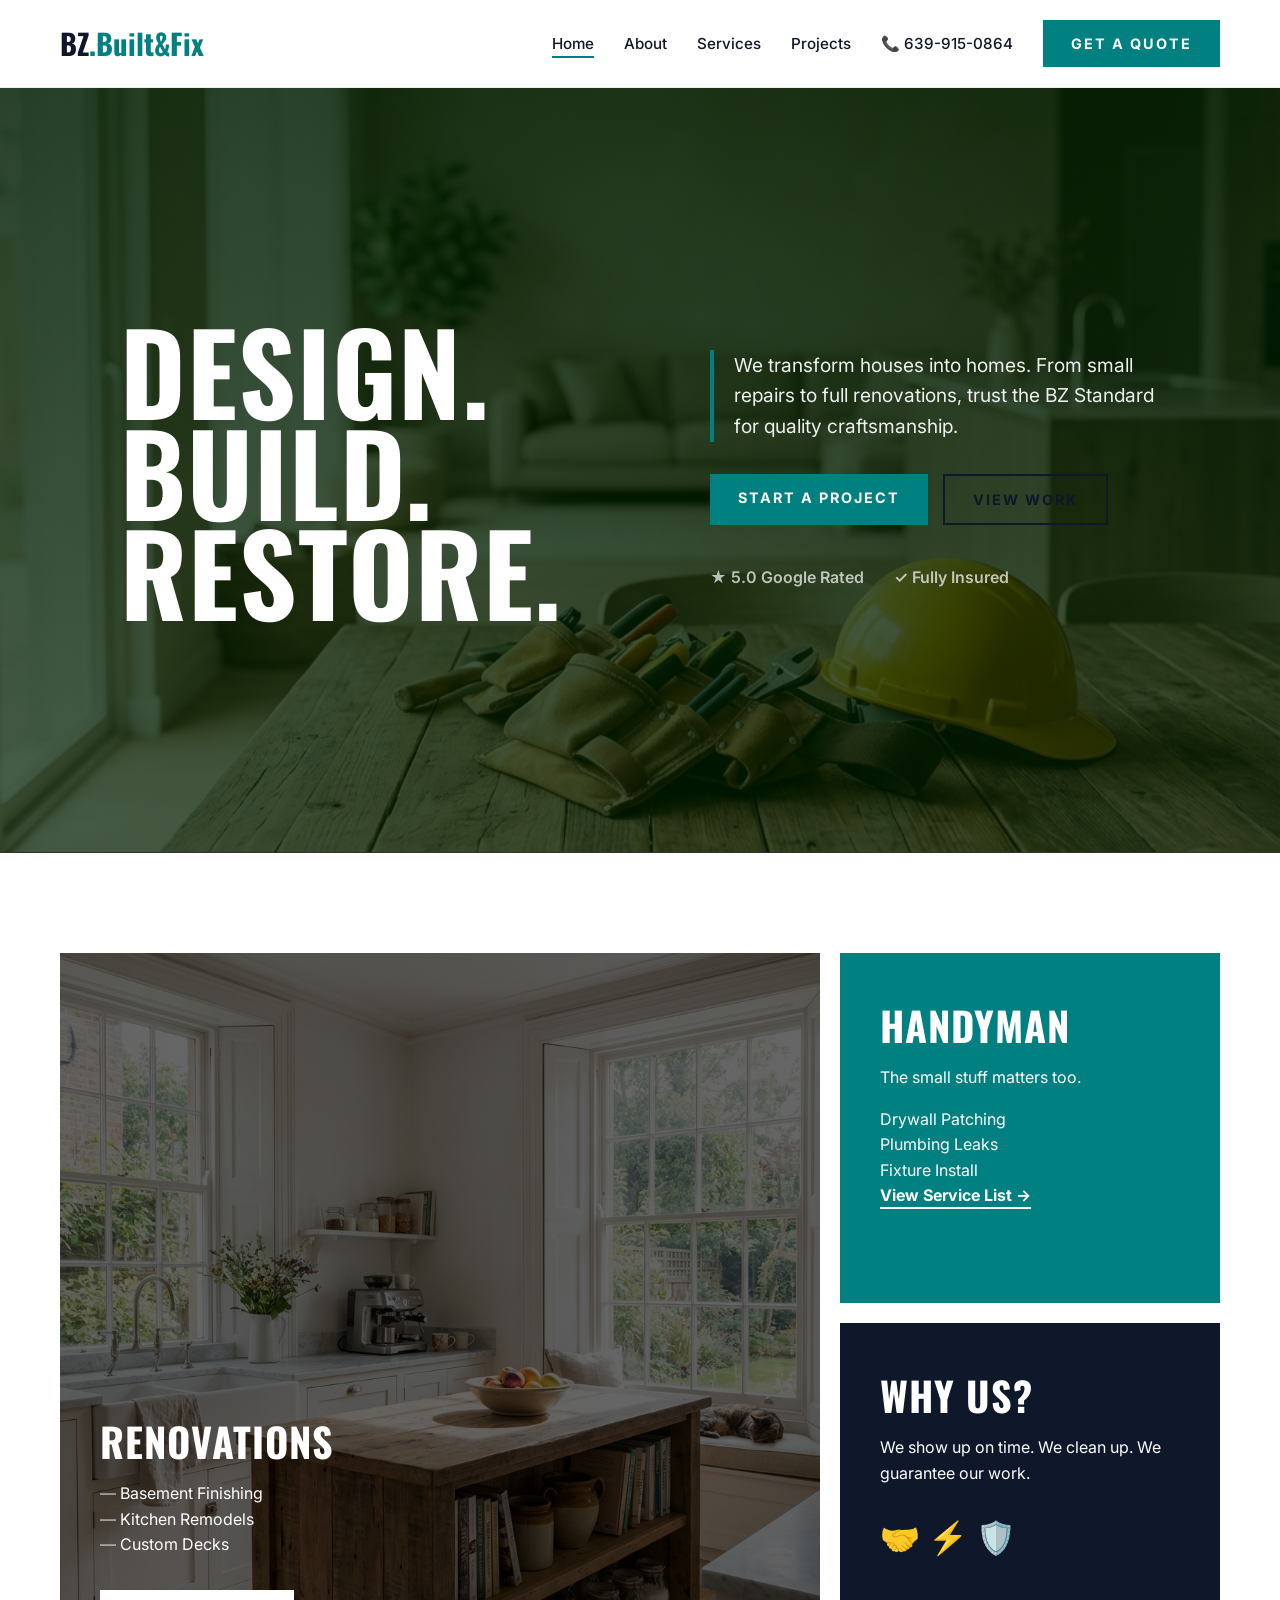
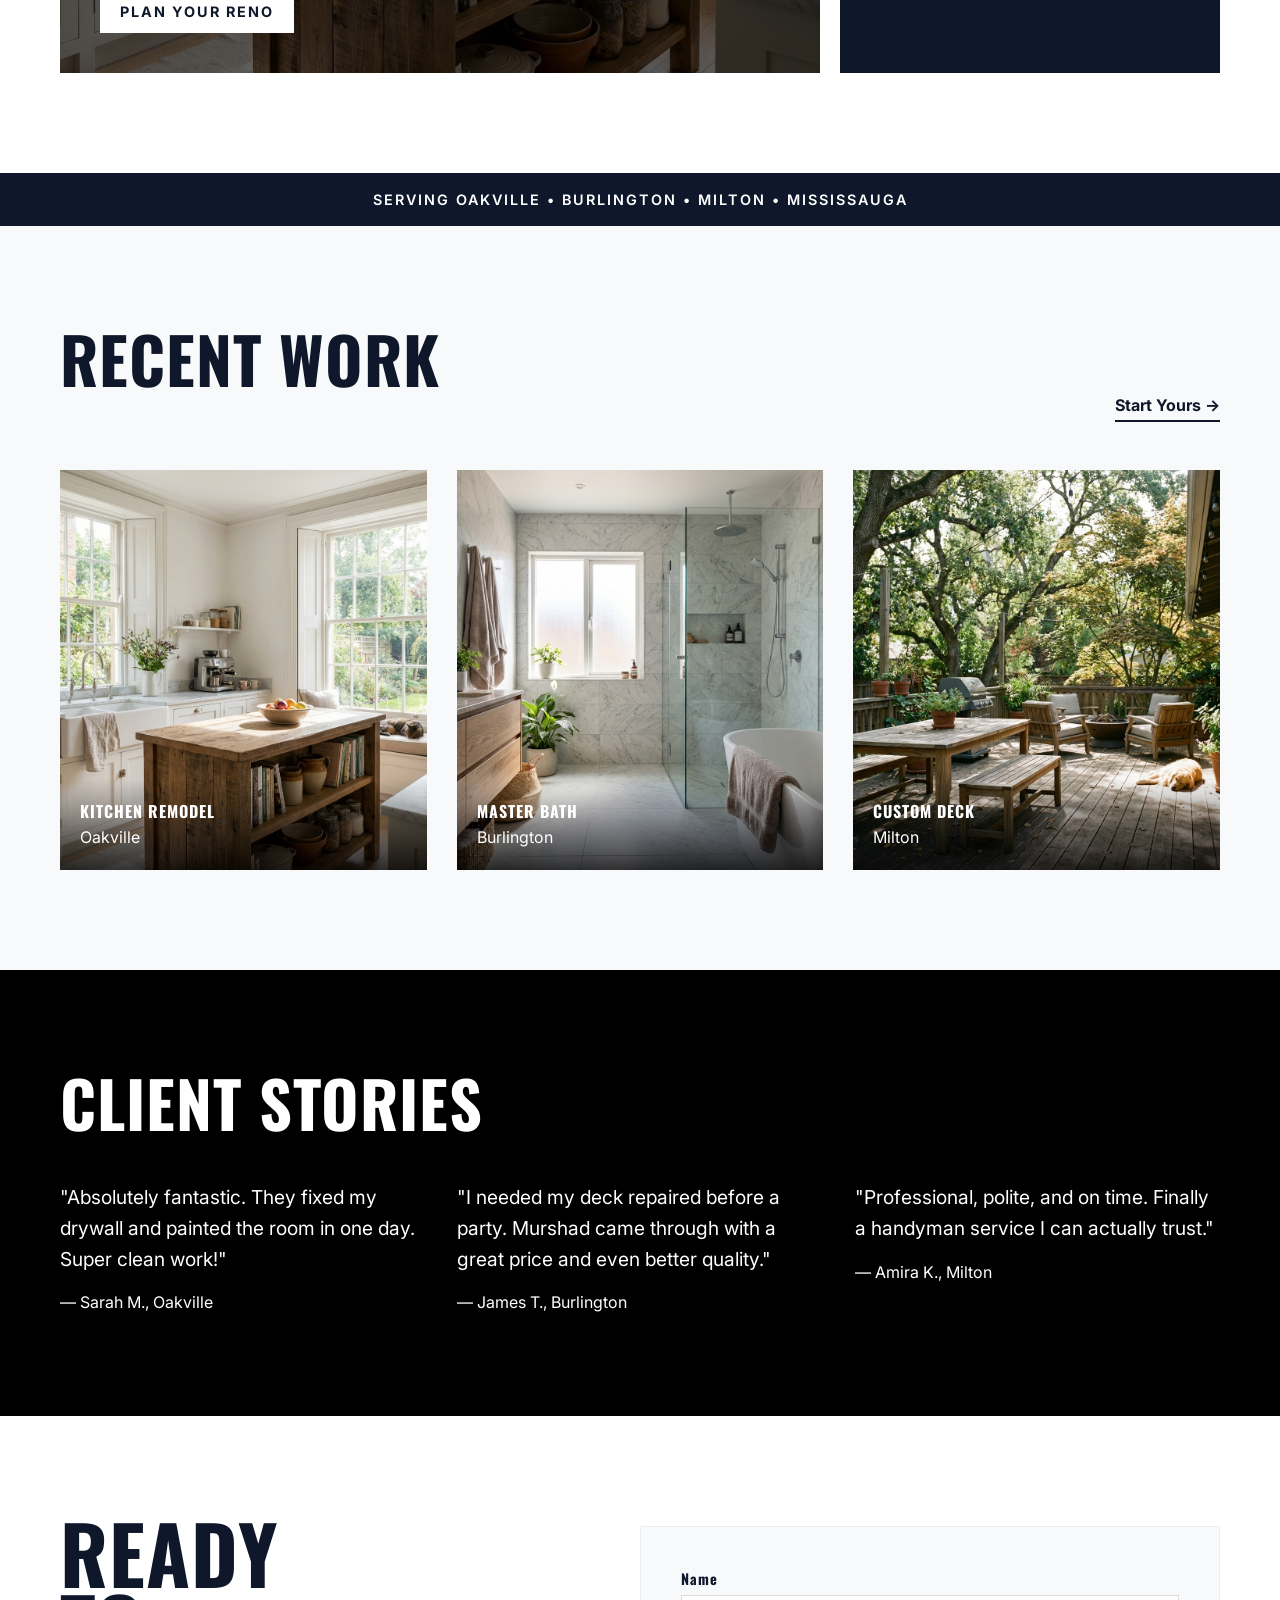
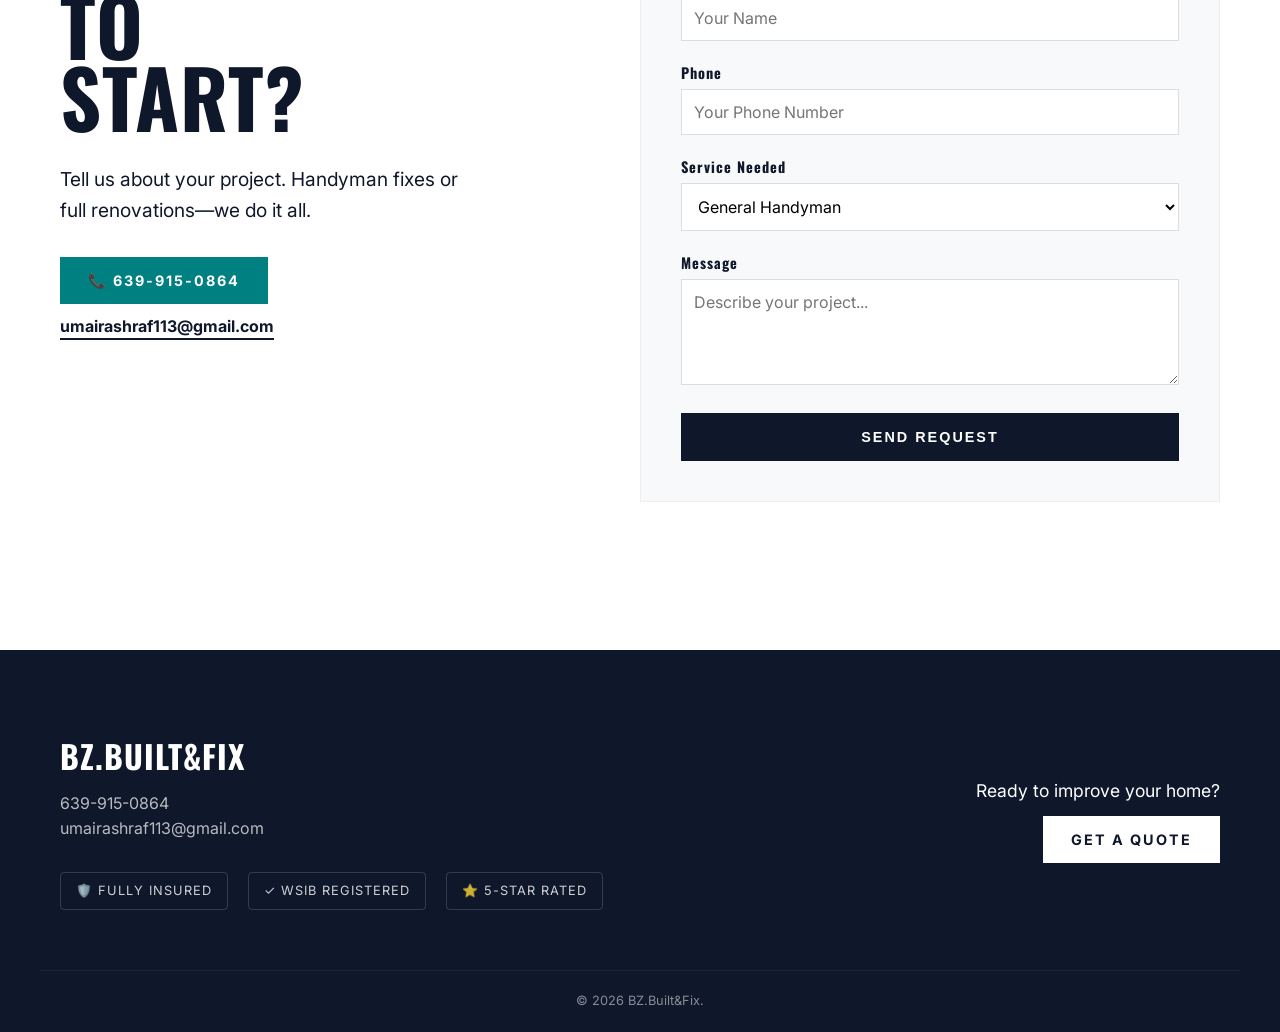
<file: index.html>
<!DOCTYPE html>
<html lang="en">

<head>
    <meta charset="UTF-8">
    <meta name="viewport" content="width=device-width, initial-scale=1.0">
    <title>BZ.Built&Fix | Expert Handyman & Renovations (Oakville)</title>
    <meta name="description"
        content="Trust your home to 10 years of experience. From quick handyman repairs to full basement & kitchen renovations in Oakville, Burlington & Milton. Fully Insured.">
    <meta name="keywords"
        content="Handyman Oakville, Renovations Burlington, Basement Finishing, Deck Repair, BZ Built and Fix">

    <!-- Open Graph (Social Sharing) -->
    <meta property="og:title" content="BZ.Built&Fix | Expert Handyman & Renovations">
    <meta property="og:description"
        content="Quality Craftsmanship & Integrity. 8 Years Experience. Serving Oakville & GTA.">
    <meta property="og:image" content="https://bzbuilt.com/images/hero-bg.png">
    <meta property="og:type" content="website">

    <link rel="stylesheet" href="style.css">
    <!-- Fonts -->
    <link rel="preconnect" href="https://fonts.googleapis.com">
    <link rel="preconnect" href="https://fonts.gstatic.com" crossorigin>
    <link href="https://fonts.googleapis.com/css2?family=Inter:wght@400;500;700&family=Oswald:wght@500;700&display=swap"
        rel="stylesheet">
</head>

<body>
    <!-- Header -->
    <header class="header">
        <div class="container header-container">
            <a href="index.html" class="logo">
                <span class="logo-text">BZ<span class="logo-highlight">.Built&Fix</span></span>
            </a>
            <nav class="nav">
                <!-- Mobile Call Button -->
                <a href="tel:6399150864" class="mobile-call-btn" aria-label="Call Us">📞</a>

                <button class="mobile-toggle" aria-label="Toggle Menu">
                    <span class="bar"></span>
                    <span class="bar"></span>
                    <span class="bar"></span>
                </button>
                <ul class="nav-list">
                    <li><a href="index.html" class="nav-link active">Home</a></li>
                    <li><a href="about.html" class="nav-link">About</a></li>
                    <li><a href="#services" class="nav-link">Services</a></li>
                    <li><a href="#projects" class="nav-link">Projects</a></li>
                    <li><a href="tel:6399150864" class="nav-link" style="color: var(--color-gold);">📞 639-915-0864</a>
                    </li>
                    <li><a href="#contact" class="btn btn-primary">Get a Quote</a></li>
                </ul>
            </nav>
        </div>
    </header>

    <!-- Layout C: Split Editorial Hero -->
    <section class="hero-editorial">
        <div class="container hero-editorial-container">
            <h1 class="hero-headline">DESIGN.<br>BUILD.<br>RESTORE.</h1>
            <div class="hero-intro">
                <p class="intro-paragraph">We transform houses into homes. From small repairs to full renovations, trust
                    the BZ Standard for quality craftsmanship.</p>
                <div class="hero-actions">
                    <a href="#contact" class="btn btn-primary">START A PROJECT</a>
                    <a href="#projects" class="btn btn-outline">VIEW WORK</a>
                </div>

                <div class="hero-badges">
                    <div class="badge-item">
                        <span class="badge-icon">★</span>
                        <span>5.0 Google Rated</span>
                    </div>
                    <div class="badge-item">
                        <span class="badge-icon">✓</span>
                        <span>Fully Insured</span>
                    </div>
                </div>
            </div>
        </div>
    </section>

    <!-- Layout C: Masonry Services -->
    <section id="services" class="section-padding">
        <div class="container">
            <div class="masonry-grid">
                <!-- Large Item: Construction -->
                <div class="masonry-item item-large"
                    style="background-image: linear-gradient(rgba(0,0,0,0.6), rgba(0,0,0,0.6)), url('images/kitchen.png');">
                    <div class="masonry-content">
                        <h2 class="masonry-title">RENOVATIONS</h2>
                        <ul class="masonry-list">
                            <li>Basement Finishing</li>
                            <li>Kitchen Remodels</li>
                            <li>Custom Decks</li>
                        </ul>
                        <a href="#contact" class="btn btn-primary-small">Plan Your Reno</a>
                    </div>
                </div>

                <!-- Small Item: Handyman -->
                <div class="masonry-item item-small bg-primary">
                    <div class="masonry-content centered">
                        <h2 class="masonry-title">HANDYMAN</h2>
                        <p style="margin-bottom: 1rem;">The small stuff matters too.</p>
                        <ul class="masonry-list-simple">
                            <li>Drywall Patching</li>
                            <li>Plumbing Leaks</li>
                            <li>Fixture Install</li>
                        </ul>
                        <a href="services.html" class="link-arrow">View Service List &rarr;</a>
                    </div>
                </div>

                <!-- Medium Item: Why Us -->
                <div class="masonry-item item-medium bg-dark">
                    <div class="masonry-content centered">
                        <h2 class="masonry-title" style="color: white;">WHY US?</h2>
                        <p>We show up on time. We clean up. We guarantee our work.</p>
                        <br>
                        <div style="font-size: 2rem;">🤝 ⚡ 🛡️</div>
                    </div>
                </div>
            </div>
        </div>
    </section>

    <!-- Minimalist Trust Strip (Static) -->
    <section class="trust-strip-simple">
        <div class="container">
            <p>SERVING OAKVILLE • BURLINGTON • MILTON • MISSISSAUGA</p>
        </div>
    </section>

    <!-- Recent Projects (Horizontal Scroll) -->
    <section id="projects" class="section-padding" style="background: #f8f9fa;">
        <div class="container">
            <div class="header-split">
                <h2 class="section-header-bold">RECENT WORK</h2>
                <a href="#contact" class="link-arrow text-dark">Start Yours &rarr;</a>
            </div>

            <div class="project-row">
                <!-- Project 1 -->
                <div class="project-tile">
                    <img src="images/kitchen.png" alt="Kitchen Remodel" class="project-img">
                    <div class="project-overlay">
                        <h4>Kitchen Remodel</h4>
                        <p>Oakville</p>
                    </div>
                </div>
                <!-- Project 2 -->
                <div class="project-tile">
                    <img src="images/bath.png" alt="Master Bath" class="project-img">
                    <div class="project-overlay">
                        <h4>Master Bath</h4>
                        <p>Burlington</p>
                    </div>
                </div>
                <!-- Project 3 -->
                <div class="project-tile">
                    <img src="images/deck.png" alt="Custom Deck" class="project-img">
                    <div class="project-overlay">
                        <h4>Custom Deck</h4>
                        <p>Milton</p>
                    </div>
                </div>
            </div>
        </div>
    </section>

    <!-- Bold Testimonials -->
    <section class="section-padding bg-black text-white">
        <div class="container centered-narrow">
            <h2 class="section-header-bold text-white">CLIENT STORIES</h2>
            <div class="testimonial-grid"
                style="display: grid; grid-template-columns: repeat(auto-fit, minmax(300px, 1fr)); gap: 2rem; margin-top: 3rem; text-align: left;">

                <!-- Testimonial 1 -->
                <div class="testimonial-single">
                    <p class="big-quote" style="font-size: 1.2rem; margin: 0 0 1rem 0;">"Absolutely fantastic. They
                        fixed my drywall and painted the room in one day. Super clean work!"</p>
                    <p class="cite">— Sarah M., Oakville</p>
                </div>

                <!-- Testimonial 2 -->
                <div class="testimonial-single">
                    <p class="big-quote" style="font-size: 1.2rem; margin: 0 0 1rem 0;">"I needed my deck repaired
                        before a party. Murshad came through with a great price and even better quality."</p>
                    <p class="cite">— James T., Burlington</p>
                </div>

                <!-- Testimonial 3 -->
                <div class="testimonial-single">
                    <p class="big-quote" style="font-size: 1.2rem; margin: 0 0 1rem 0;">"Professional, polite, and on
                        time. Finally a handyman service I can actually trust."</p>
                    <p class="cite">— Amira K., Milton</p>
                </div>

            </div>
        </div>
    </section>

    <!-- Contact Section -->
    <section id="contact" class="section-padding bg-white">
        <div class="container header-split" style="align-items: flex-start;">
            <div style="flex: 1;">
                <h2 class="section-header-bold" style="font-size: 5rem; line-height: 0.9; margin-bottom: 2rem;">
                    READY<br>TO<br>START?</h2>
                <p style="font-size: 1.2rem; max-width: 400px; margin-bottom: 2rem;">
                    Tell us about your project. Handyman fixes or full renovations—we do it all.
                </p>
                <div class="contact-details">
                    <a href="tel:6399150864" class="btn btn-primary" style="margin-bottom: 10px;">📞 639-915-0864</a>
                    <br>
                    <a href="mailto:umairashraf113@gmail.com" class="link-arrow text-dark">umairashraf113@gmail.com</a>
                </div>
            </div>

            <div style="flex: 1; margin-top: 10px;">
                <!-- Form (Simulation Mode) -->
                <form id="contactForm" class="contact-form">
                    <div class="form-group">
                        <label>Name</label>
                        <input type="text" name="name" class="form-control" placeholder="Your Name" required>
                    </div>
                    <div class="form-group">
                        <label>Phone</label>
                        <input type="tel" name="phone" class="form-control" placeholder="Your Phone Number" required>
                    </div>
                    <div class="form-group">
                        <label>Service Needed</label>
                        <select name="service" class="form-control">
                            <option>General Handyman</option>
                            <option>Renovation / Construction</option>
                            <option>Plumbing / Electrical</option>
                            <option>Other</option>
                        </select>
                    </div>
                    <div class="form-group">
                        <label>Message</label>
                        <textarea name="message" class="form-control" rows="4"
                            placeholder="Describe your project..."></textarea>
                    </div>
                    <button type="submit" class="btn btn-dark" style="width: 100%;">SEND REQUEST</button>
                </form>
            </div>
        </div>
    </section>

    <!-- Mobile Sticky WhatsApp Button -->
    <a href="https://wa.me/16399150864" class="mobile-sticky-cta" target="_blank">
        💬 Chat on WhatsApp
    </a>

    <footer class="footer-simple">
        <div class="container footer-flex">
            <div class="footer-brand">
                <h3>BZ.Built&Fix</h3>
                <p>639-915-0864</p>
                <p>umairashraf113@gmail.com</p>

                <div class="trust-badges">
                    <span class="trust-badge">🛡️ Fully Insured</span>
                    <span class="trust-badge">✓ WSIB Registered</span>
                    <span class="trust-badge">⭐ 5-Star Rated</span>
                </div>
            </div>
            <div class="footer-cta">
                <p>Ready to improve your home?</p>
                <a href="#contact" class="btn btn-white">GET A QUOTE</a>
            </div>
        </div>
        <div class="container copyright">
            &copy; 2026 BZ.Built&Fix.
        </div>
    </footer>

    <script src="script.js"></script>
</body>

</html>
</file>
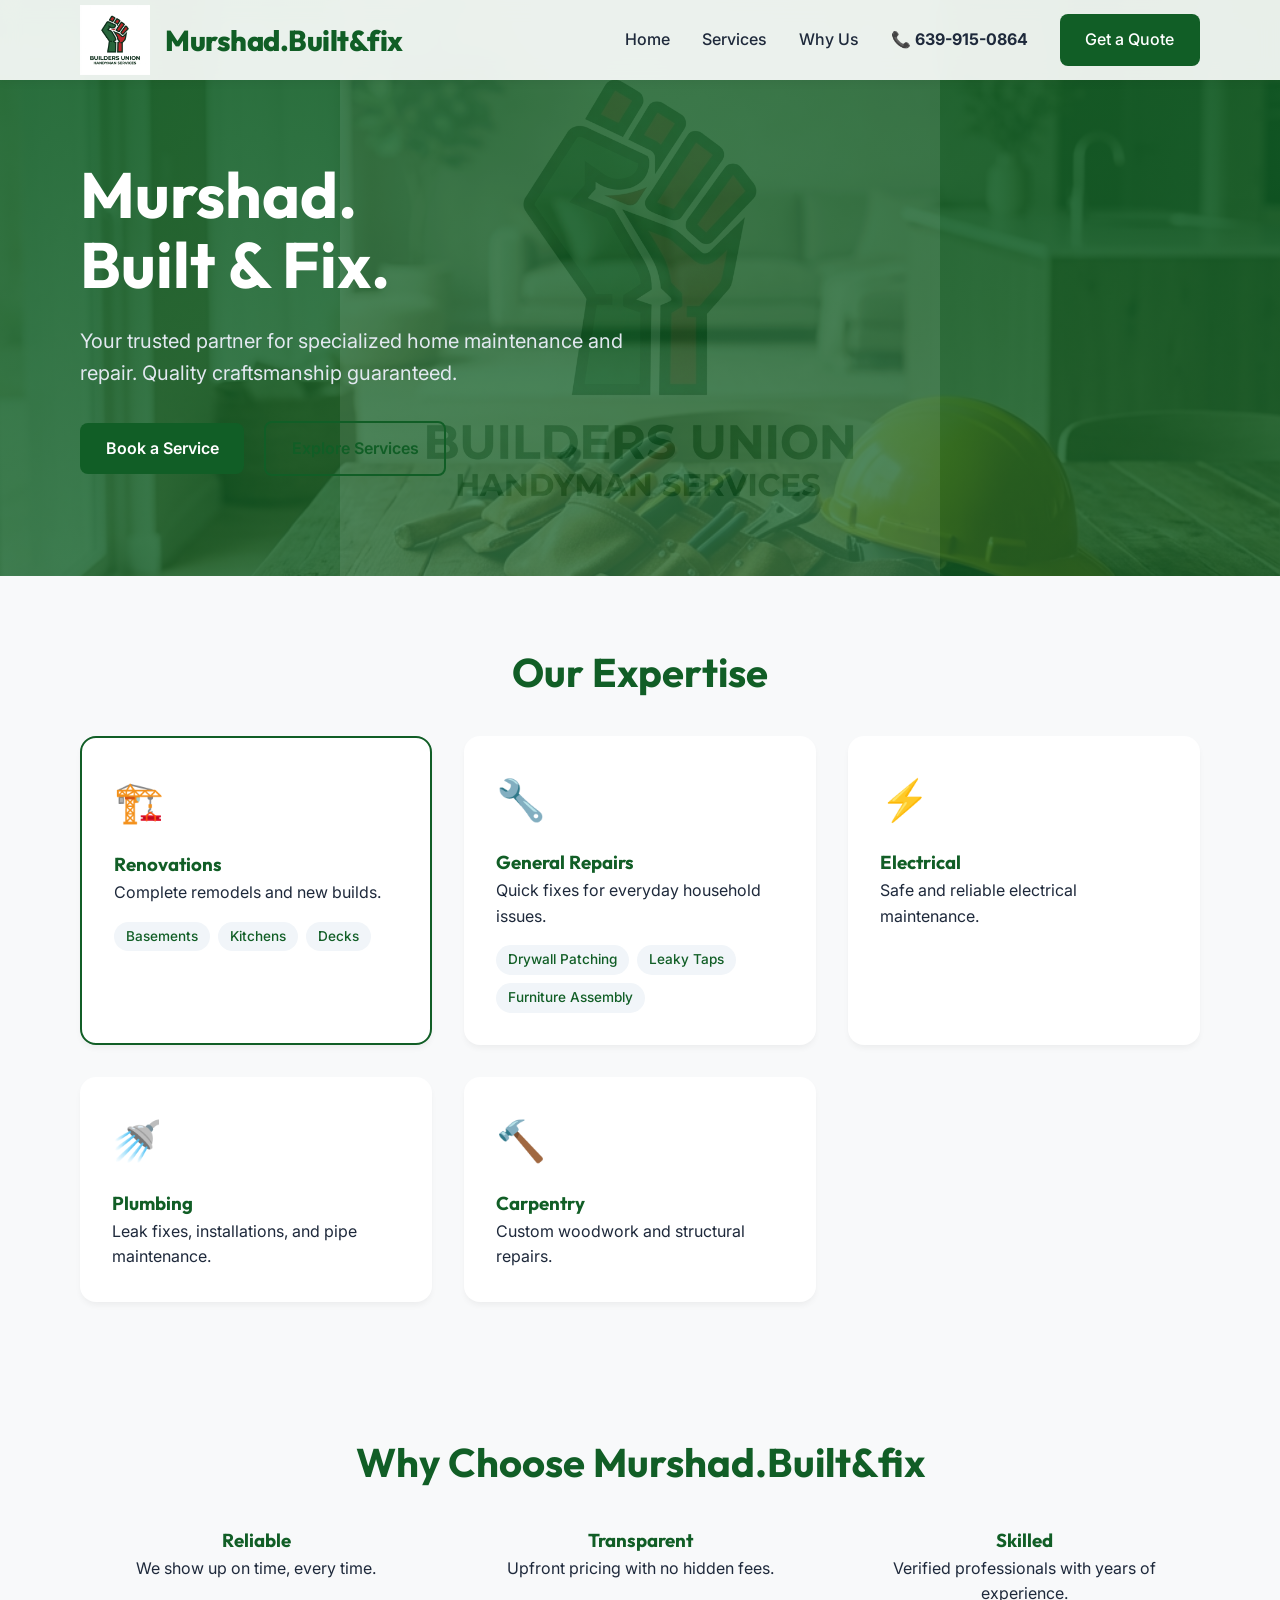
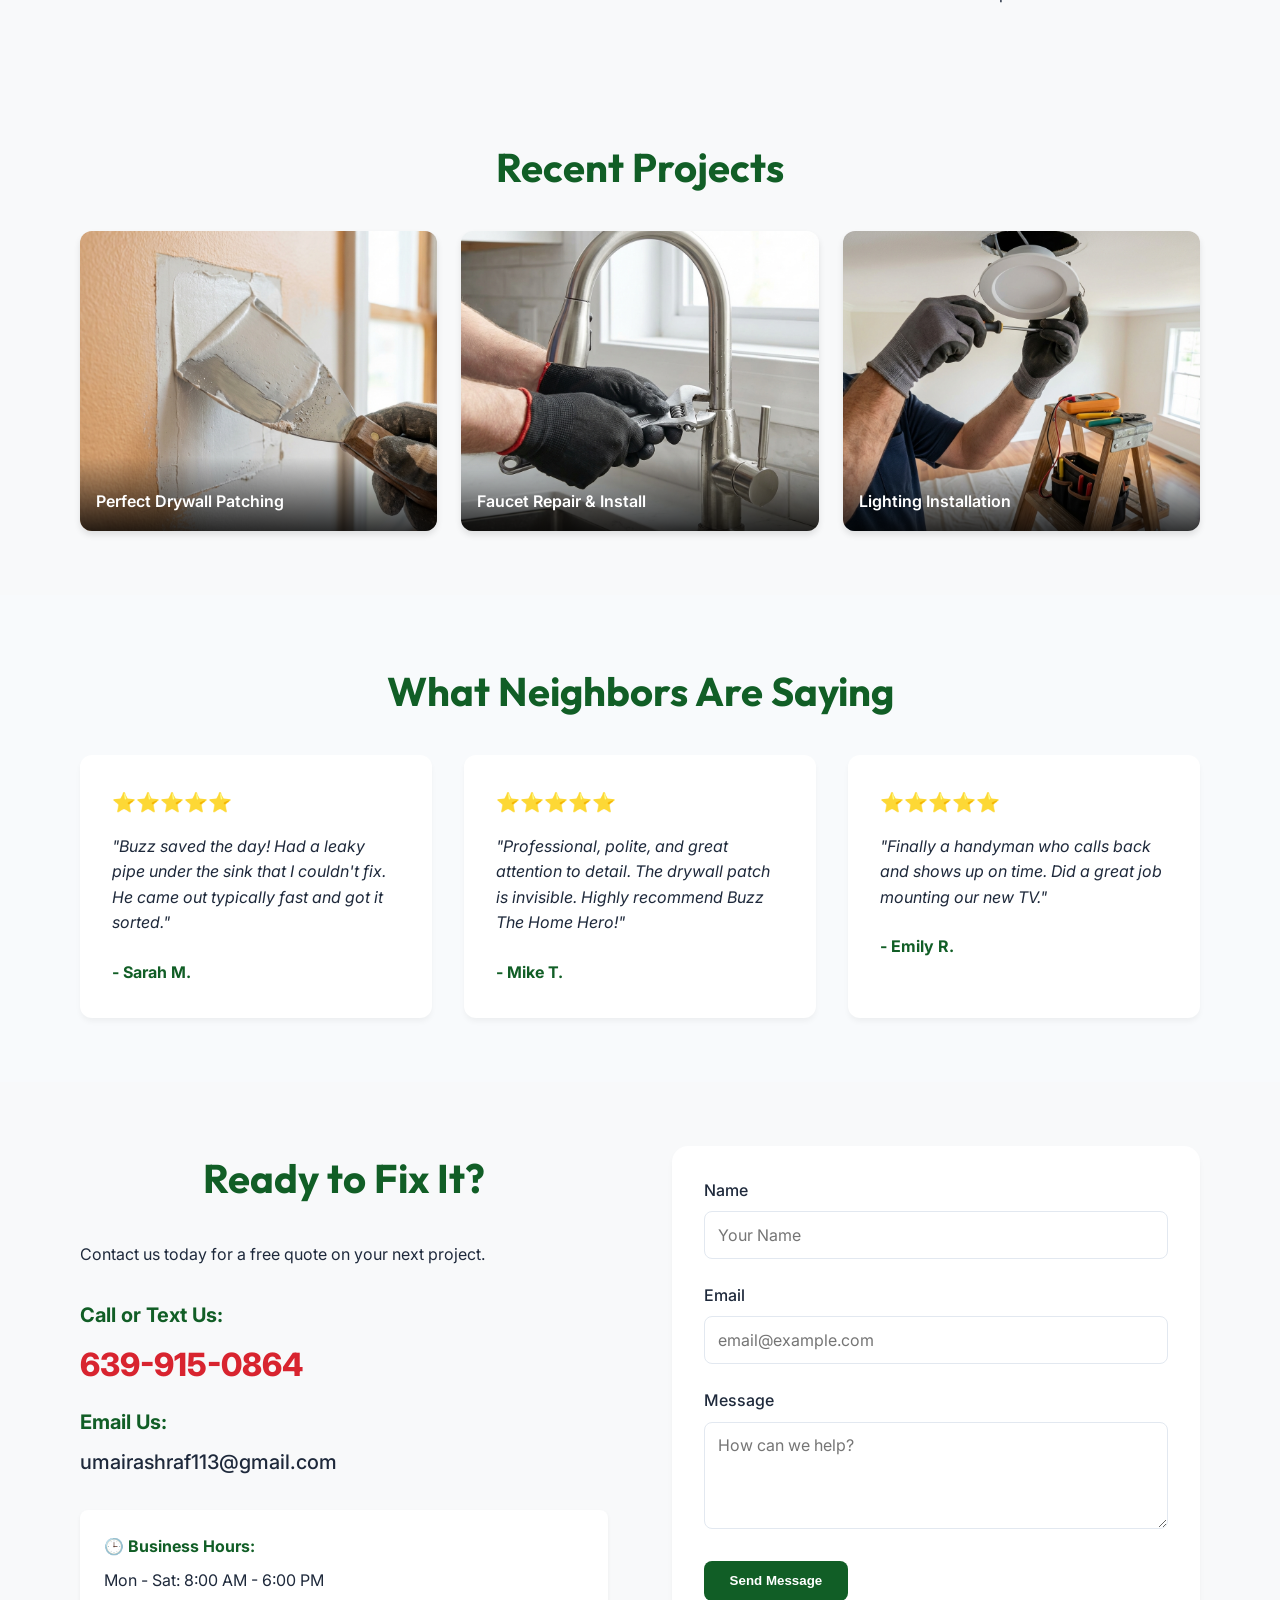
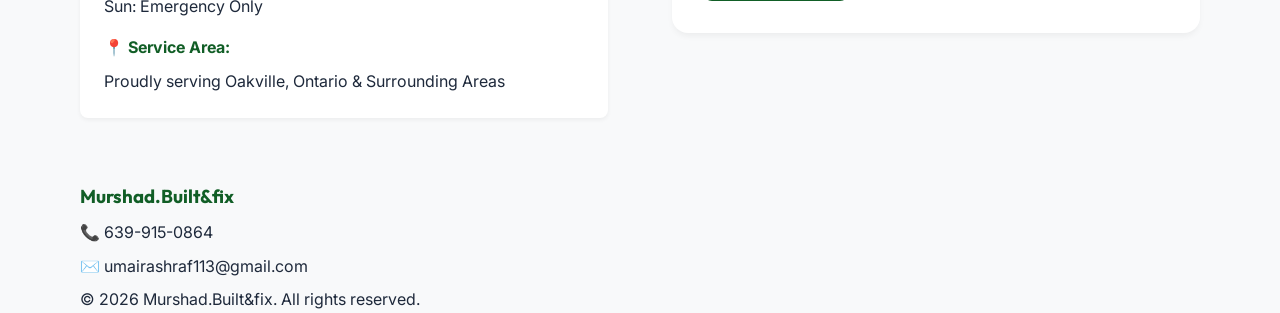
<file: pub/index.html>
<!DOCTYPE html>
<html lang="en">

<head>
    <meta charset="UTF-8">
    <meta name="viewport" content="width=device-width, initial-scale=1.0">
    <meta name="description" content="Murshad.Built&fix - Premium Construction, Renovations & Home Repairs">
    <title>Murshad.Built&fix | Construction & Home Services</title>
    <link rel="stylesheet" href="style.css">
    <link rel="preconnect" href="https://fonts.googleapis.com">
    <link rel="preconnect" href="https://fonts.gstatic.com" crossorigin>
    <link
        href="https://fonts.googleapis.com/css2?family=Inter:wght@400;500;600;700&family=Outfit:wght@500;700&display=swap"
        rel="stylesheet">
</head>

<body>
    <!-- Navigation -->
    <header class="header" id="header">
        <div class="container header-container">
            <a href="index.html" class="logo" style="display: flex; align-items: center; gap: 15px;">
                <img src="images/logo.png" alt="Murshad Logo" style="height: 70px; width: auto;">
                <span style="font-size: 1.8rem;">Murshad.Built&fix</span>
            </a>
            <nav class="nav">
                <ul class="nav-list">
                    <li><a href="index.html" class="nav-link">Home</a></li>
                    <li><a href="services.html" class="nav-link">Services</a></li>
                    <li><a href="#why-us" class="nav-link">Why Us</a></li>
                    <li><a href="tel:6399150864" class="nav-link" style="font-weight: 700;">📞 639-915-0864</a></li>
                    <li><a href="#contact" class="nav-link btn btn-primary">Get a Quote</a></li>
                </ul>
                <button class="mobile-toggle" aria-label="Toggle Menu">
                    <span class="bar"></span>
                    <span class="bar"></span>
                    <span class="bar"></span>
                </button>
            </nav>
        </div>
    </header>

    <main>
        <!-- Hero Section -->
        <section id="home" class="hero">
            <div class="container hero-content">
                <h1 class="hero-title">Murshad.<br>Built & Fix.</h1>
                <p class="hero-subtitle">Your trusted partner for specialized home maintenance and repair. Quality
                    craftsmanship guaranteed.</p>
                <div class="hero-cta">
                    <a href="#contact" class="btn btn-primary">Book a Service</a>
                    <a href="services.html" class="btn btn-outline">Explore Services</a>
                </div>
            </div>
        </section>

        <!-- Services Section -->
        <section id="services" class="section services">
            <div class="container">
                <h2 class="section-title">Our Expertise</h2>
                <div class="services-grid">
                    <!-- construction Card -->
                    <div class="service-card" style="border: 2px solid var(--color-primary);">
                        <div class="icon">🏗️</div>
                        <h3>Renovations</h3>
                        <p>Complete remodels and new builds.</p>
                        <div class="service-tags">
                            <span class="service-tag">Basements</span>
                            <span class="service-tag">Kitchens</span>
                            <span class="service-tag">Decks</span>
                        </div>
                    </div>
                    <!-- Service Card 1 -->
                    <div class="service-card">
                        <div class="icon">🔧</div>
                        <h3>General Repairs</h3>
                        <p>Quick fixes for everyday household issues.</p>
                        <div class="service-tags">
                            <span class="service-tag">Drywall Patching</span>
                            <span class="service-tag">Leaky Taps</span>
                            <span class="service-tag">Furniture Assembly</span>
                        </div>
                    </div>
                    <!-- Service Card 2 -->
                    <div class="service-card">
                        <div class="icon">⚡</div>
                        <h3>Electrical</h3>
                        <p>Safe and reliable electrical maintenance.</p>
                    </div>
                    <!-- Service Card 3 -->
                    <div class="service-card">
                        <div class="icon">🚿</div>
                        <h3>Plumbing</h3>
                        <p>Leak fixes, installations, and pipe maintenance.</p>
                    </div>
                    <!-- Service Card 4 -->
                    <div class="service-card">
                        <div class="icon">🔨</div>
                        <h3>Carpentry</h3>
                        <p>Custom woodwork and structural repairs.</p>
                    </div>
                </div>
            </div>
        </section>

        <!-- Why Choose Us -->
        <section id="why-us" class="section why-us">
            <div class="container">
                <h2 class="section-title">Why Choose Murshad.Built&fix</h2>
                <div class="features-grid">
                    <div class="feature">
                        <h3>Reliable</h3>
                        <p>We show up on time, every time.</p>
                    </div>
                    <div class="feature">
                        <h3>Transparent</h3>
                        <p>Upfront pricing with no hidden fees.</p>
                    </div>
                    <div class="feature">
                        <h3>Skilled</h3>
                        <p>Verified professionals with years of experience.</p>
                    </div>
                </div>
            </div>
        </section>

        <!-- Recent Work Gallery -->
        <section class="section gallery">
            <div class="container">
                <h2 class="section-title">Recent Projects</h2>
                <div class="gallery-grid">
                    <div class="gallery-item">
                        <img src="images/project-1.png" alt="Drywall Patching" loading="lazy">
                        <div class="gallery-caption">Perfect Drywall Patching</div>
                    </div>
                    <div class="gallery-item">
                        <img src="images/project-2.png" alt="Plumbing Repair" loading="lazy">
                        <div class="gallery-caption">Faucet Repair & Install</div>
                    </div>
                    <div class="gallery-item">
                        <img src="images/project-3.png" alt="Electrical Work" loading="lazy">
                        <div class="gallery-caption">Lighting Installation</div>
                    </div>
                </div>
            </div>
        </section>

        <!-- Testimonials Section -->
        <section id="reviews" class="section reviews" style="background-color: #f8fafc;">
            <div class="container">
                <h2 class="section-title">What Neighbors Are Saying</h2>
                <div class="reviews-grid">
                    <div class="review-card">
                        <div class="stars">⭐⭐⭐⭐⭐</div>
                        <p class="review-text">"Buzz saved the day! Had a leaky pipe under the sink that I couldn't fix.
                            He came out typically fast and got it sorted."</p>
                        <p class="review-author">- Sarah M.</p>
                    </div>
                    <div class="review-card">
                        <div class="stars">⭐⭐⭐⭐⭐</div>
                        <p class="review-text">"Professional, polite, and great attention to detail. The drywall patch
                            is invisible. Highly recommend Buzz The Home Hero!"</p>
                        <p class="review-author">- Mike T.</p>
                    </div>
                    <div class="review-card">
                        <div class="stars">⭐⭐⭐⭐⭐</div>
                        <p class="review-text">"Finally a handyman who calls back and shows up on time. Did a great job
                            mounting our new TV."</p>
                        <p class="review-author">- Emily R.</p>
                    </div>
                </div>
            </div>
        </section>

        <!-- Contact Section -->
        <section id="contact" class="section contact">
            <div class="container contact-container">
                <div class="contact-text">
                    <h2 class="section-title">Ready to Fix It?</h2>
                    <p>Contact us today for a free quote on your next project.</p>
                    <div style="margin-top: 2rem;">
                        <p style="font-size: 1.25rem; font-weight: 700; color: var(--color-primary);">Call or Text Us:
                        </p>
                        <a href="tel:6399150864"
                            style="font-size: 2rem; color: var(--color-accent); font-weight: 800; display: block; margin-top: 0.5rem; margin-bottom: 1rem;">639-915-0864</a>

                        <p style="font-size: 1.25rem; font-weight: 700; color: var(--color-primary);">Email Us:</p>
                        <a href="mailto:umairashraf113@gmail.com"
                            style="font-size: 1.25rem; color: var(--color-text-main); font-weight: 500; display: block; margin-top: 0.5rem; margin-bottom: 2rem;">umairashraf113@gmail.com</a>

                        <div
                            style="background: white; padding: 1.5rem; border-radius: 8px; box-shadow: 0 2px 4px rgba(0,0,0,0.05);">
                            <p style="font-weight: 700; color: var(--color-primary); margin-bottom: 0.5rem;">🕒 Business
                                Hours:</p>
                            <p style="margin-bottom: 1rem;">Mon - Sat: 8:00 AM - 6:00 PM<br>Sun: Emergency Only</p>

                            <p style="font-weight: 700; color: var(--color-primary); margin-bottom: 0.5rem;">📍 Service
                                Area:</p>
                            <p>Proudly serving Oakville, Ontario & Surrounding Areas</p>
                        </div>
                    </div>
                </div>
                <form class="contact-form" id="contactForm">
                    <div class="form-group">
                        <label for="name">Name</label>
                        <input type="text" id="name" required placeholder="Your Name">
                    </div>
                    <div class="form-group">
                        <label for="email">Email</label>
                        <input type="email" id="email" required placeholder="email@example.com">
                    </div>
                    <div class="form-group">
                        <label for="message">Message</label>
                        <textarea id="message" rows="4" required placeholder="How can we help?"></textarea>
                    </div>
                    <button type="submit" class="btn btn-primary">Send Message</button>
                </form>
            </div>
        </section>
    </main>

    <footer class="footer">
        <div class="container footer-content">
            <div class="footer-brand">
                <h3>Murshad.Built&fix</h3>
                <p style="margin: 0.5rem 0;">📞 <a href="tel:6399150864">639-915-0864</a></p>
                <p style="margin: 0.5rem 0;">✉️ <a href="mailto:umairashraf113@gmail.com">umairashraf113@gmail.com</a>
                </p>
                <p>&copy; 2026 Murshad.Built&fix. All rights reserved.</p>
            </div>

        </div>
    </footer>

    <script src="script.js"></script>
</body>

</html>
</file>
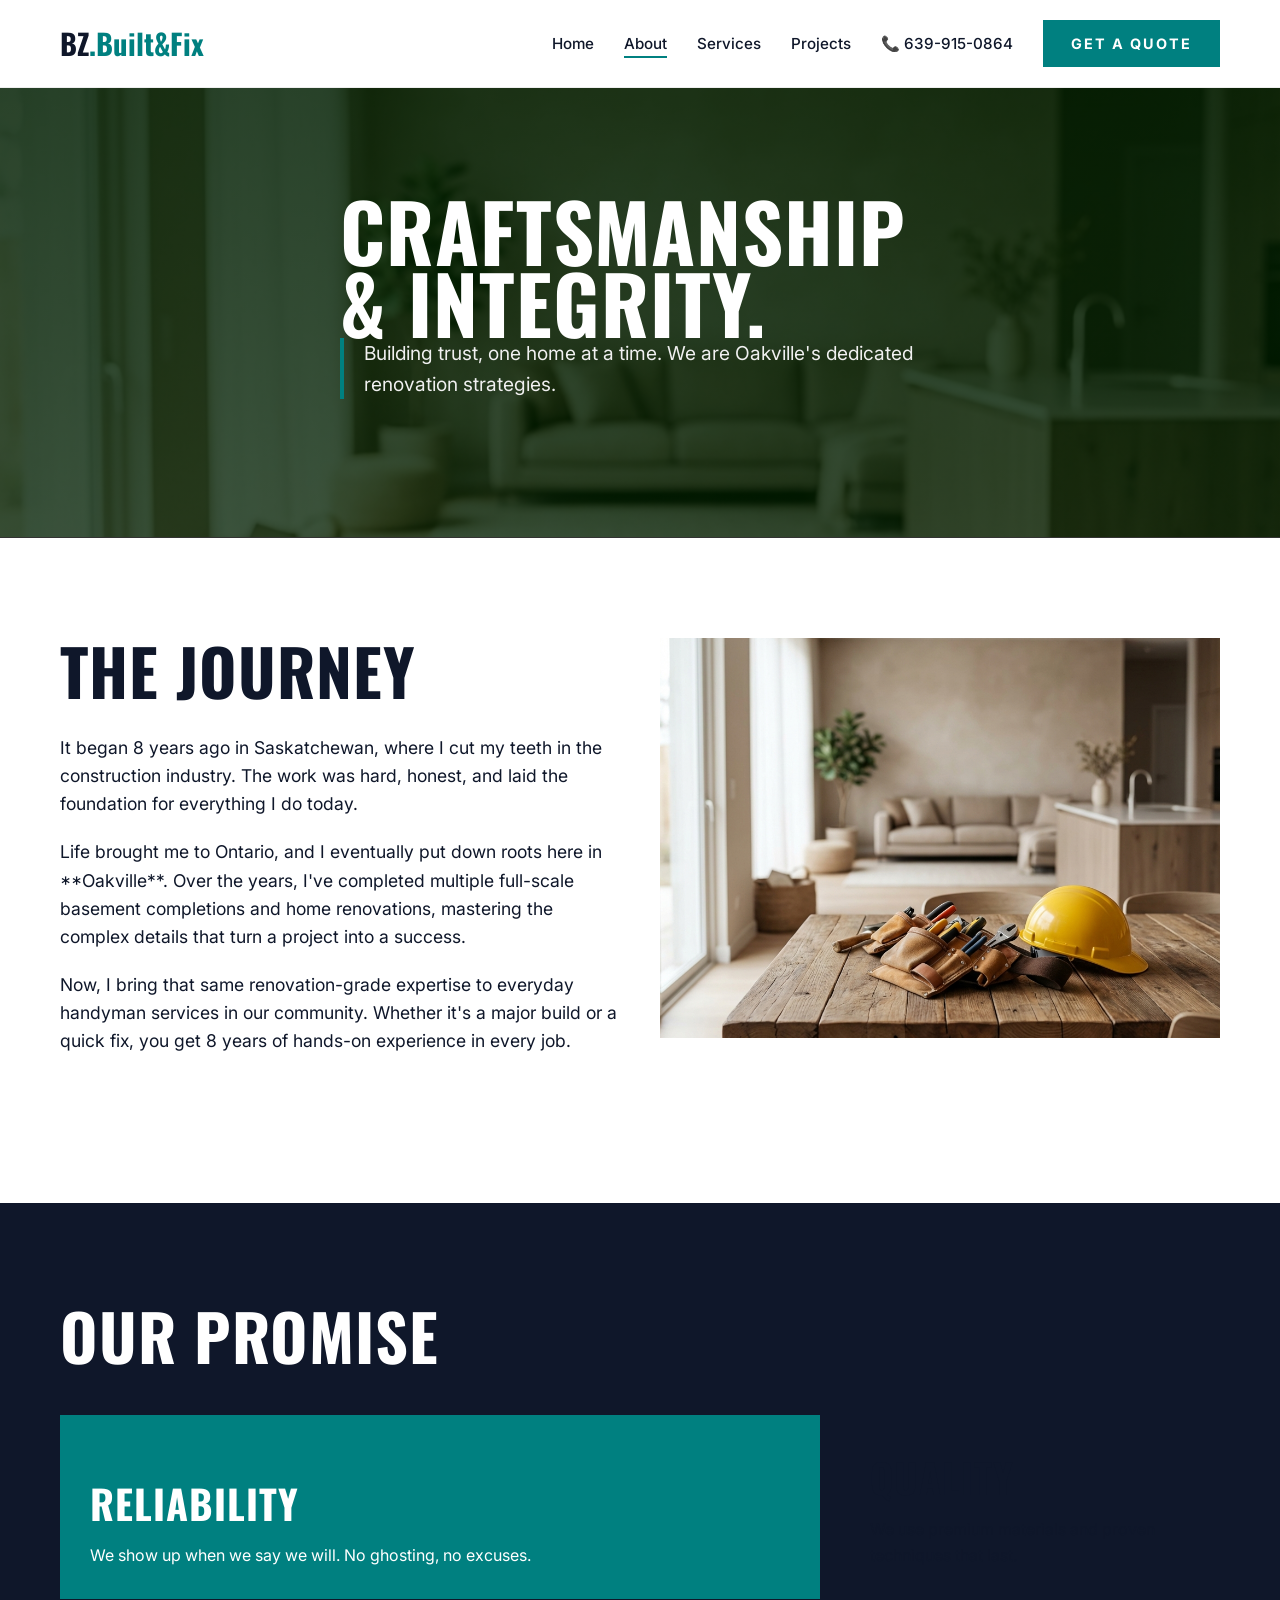
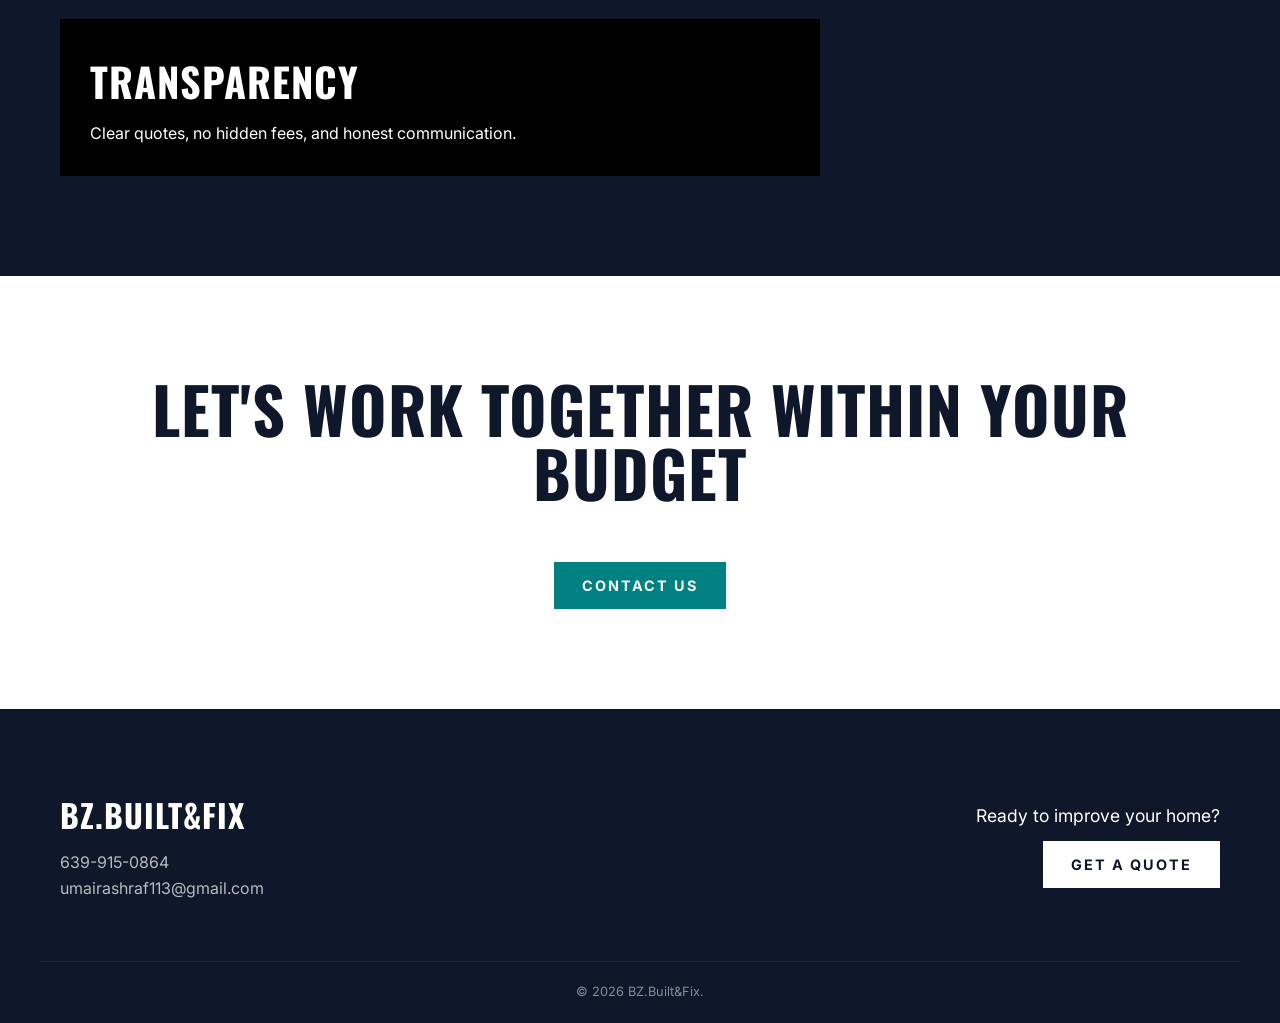
<file: about.html>
<!DOCTYPE html>
<html lang="en">

<head>
    <meta charset="UTF-8">
    <meta name="viewport" content="width=device-width, initial-scale=1.0">
    <title>About Us | 8 Years of Craftsmanship | BZ.Built&Fix</title>
    <meta name="description"
        content="From Saskatchewan to Oakville. Read the story of BZ.Built&Fix and how we bring integrity and quality to every home renovation.">
    <link rel="stylesheet" href="style.css">
    <link rel="preconnect" href="https://fonts.googleapis.com">
    <link rel="preconnect" href="https://fonts.gstatic.com" crossorigin>
    <link href="https://fonts.googleapis.com/css2?family=Inter:wght@400;500;700&family=Oswald:wght@500;700&display=swap"
        rel="stylesheet">
</head>

<body>
    <!-- Header -->
    <header class="header">
        <div class="container header-container">
            <a href="index.html" class="logo">
                <span class="logo-text">BZ<span class="logo-highlight">.Built&Fix</span></span>
            </a>
            <nav class="nav">
                <!-- Mobile Call Button -->
                <a href="tel:6399150864" class="mobile-call-btn" aria-label="Call Us">📞</a>

                <button class="mobile-toggle" aria-label="Toggle Menu">
                    <span class="bar"></span>
                    <span class="bar"></span>
                    <span class="bar"></span>
                </button>
                <ul class="nav-list">
                    <li><a href="index.html" class="nav-link">Home</a></li>
                    <li><a href="about.html" class="nav-link active">About</a></li>
                    <li><a href="services.html" class="nav-link">Services</a></li>
                    <li><a href="index.html#projects" class="nav-link">Projects</a></li>
                    <li><a href="tel:6399150864" class="nav-link" style="color: var(--color-gold);">📞 639-915-0864</a>
                    </li>
                    <li><a href="index.html#contact" class="btn btn-primary">Get a Quote</a></li>
                </ul>
            </nav>
        </div>
    </header>

    <main>
        <!-- Editorial Hero -->
        <section class="hero-editorial" style="min-height: 50vh;">
            <div class="container">
                <h1 class="hero-headline reveal-up" style="font-size: 5rem;">CRAFTSMANSHIP<br>& INTEGRITY.</h1>
                <p class="intro-paragraph reveal-up" style="max-width: 600px; border-left-color: var(--primary);">
                    Building trust, one home at a time. We are Oakville's dedicated renovation strategies.
                </p>
            </div>
        </section>

        <!-- Our Story -->
        <section class="section-padding">
            <div class="container header-split" style="align-items: flex-start;">
                <div style="flex: 1; padding-right: 40px;">
                    <h2 class="section-header-bold reveal-up" style="margin-bottom: 2rem;">THE JOURNEY</h2>
                    <p class="reveal-up" style="font-size: 1.1rem; margin-bottom: 20px;">
                        It began 8 years ago in Saskatchewan, where I cut my teeth in the construction industry. The
                        work was hard, honest, and laid the foundation for everything I do today.
                    </p>
                    <p class="reveal-up" style="font-size: 1.1rem; margin-bottom: 20px;">
                        Life brought me to Ontario, and I eventually put down roots here in **Oakville**. Over the
                        years, I've completed multiple full-scale basement completions and home renovations, mastering
                        the complex details that turn a project into a success.
                    </p>
                    <p class="reveal-up" style="font-size: 1.1rem;">
                        Now, I bring that same renovation-grade expertise to everyday handyman services in our
                        community. Whether it's a major build or a quick fix, you get 8 years of hands-on experience in
                        every job.
                    </p>
                </div>
                <div style="flex: 1;">
                    <div class="project-tile reveal-up">
                        <img src="images/hero-bg.png" class="project-img" alt="Our Team Work">
                    </div>
                </div>
            </div>
        </section>

        <!-- Values Grid -->
        <section class="section-padding bg-dark text-white">
            <div class="container">
                <h2 class="section-header-bold text-white reveal-up" style="margin-bottom: 3rem;">OUR PROMISE</h2>
                <div class="masonry-grid" style="grid-template-rows: auto;">
                    <div class="masonry-item bg-primary reveal-up" style="padding: 30px;">
                        <h3 class="masonry-title text-white">RELIABILITY</h3>
                        <p>We show up when we say we will. No ghosting, no excuses.</p>
                    </div>
                    <div class="masonry-item bg-white text-dark reveal-up" style="padding: 30px;">
                        <h3 class="masonry-title text-dark">QUALITY</h3>
                        <p>We use premium materials and proven techniques that last.</p>
                    </div>
                    <div class="masonry-item bg-black reveal-up" style="padding: 30px;">
                        <h3 class="masonry-title text-white">TRANSPARENCY</h3>
                        <p>Clear quotes, no hidden fees, and honest communication.</p>
                    </div>
                </div>
            </div>
        </section>

        <!-- Call to Action -->
        <section class="section-padding" style="text-align: center;">
            <div class="container">
                <h2 class="section-header-bold reveal-up">LET'S WORK TOGETHER within YOUR BUDGET</h2>
                <br>
                <a href="index.html#contact" class="btn btn-primary reveal-up">CONTACT US</a>
            </div>
        </section>
    </main>

    <footer class="footer-simple">
        <div class="container footer-flex">
            <div class="footer-brand">
                <h3>BZ.Built&Fix</h3>
                <p>639-915-0864</p>
                <p>umairashraf113@gmail.com</p>
            </div>
            <div class="footer-cta">
                <p>Ready to improve your home?</p>
                <a href="index.html#contact" class="btn btn-white">GET A QUOTE</a>
            </div>
        </div>
        <div class="container copyright">
            &copy; 2026 BZ.Built&Fix.
        </div>
    </footer>

    <script src="script.js"></script>
</body>

</html>
</file>
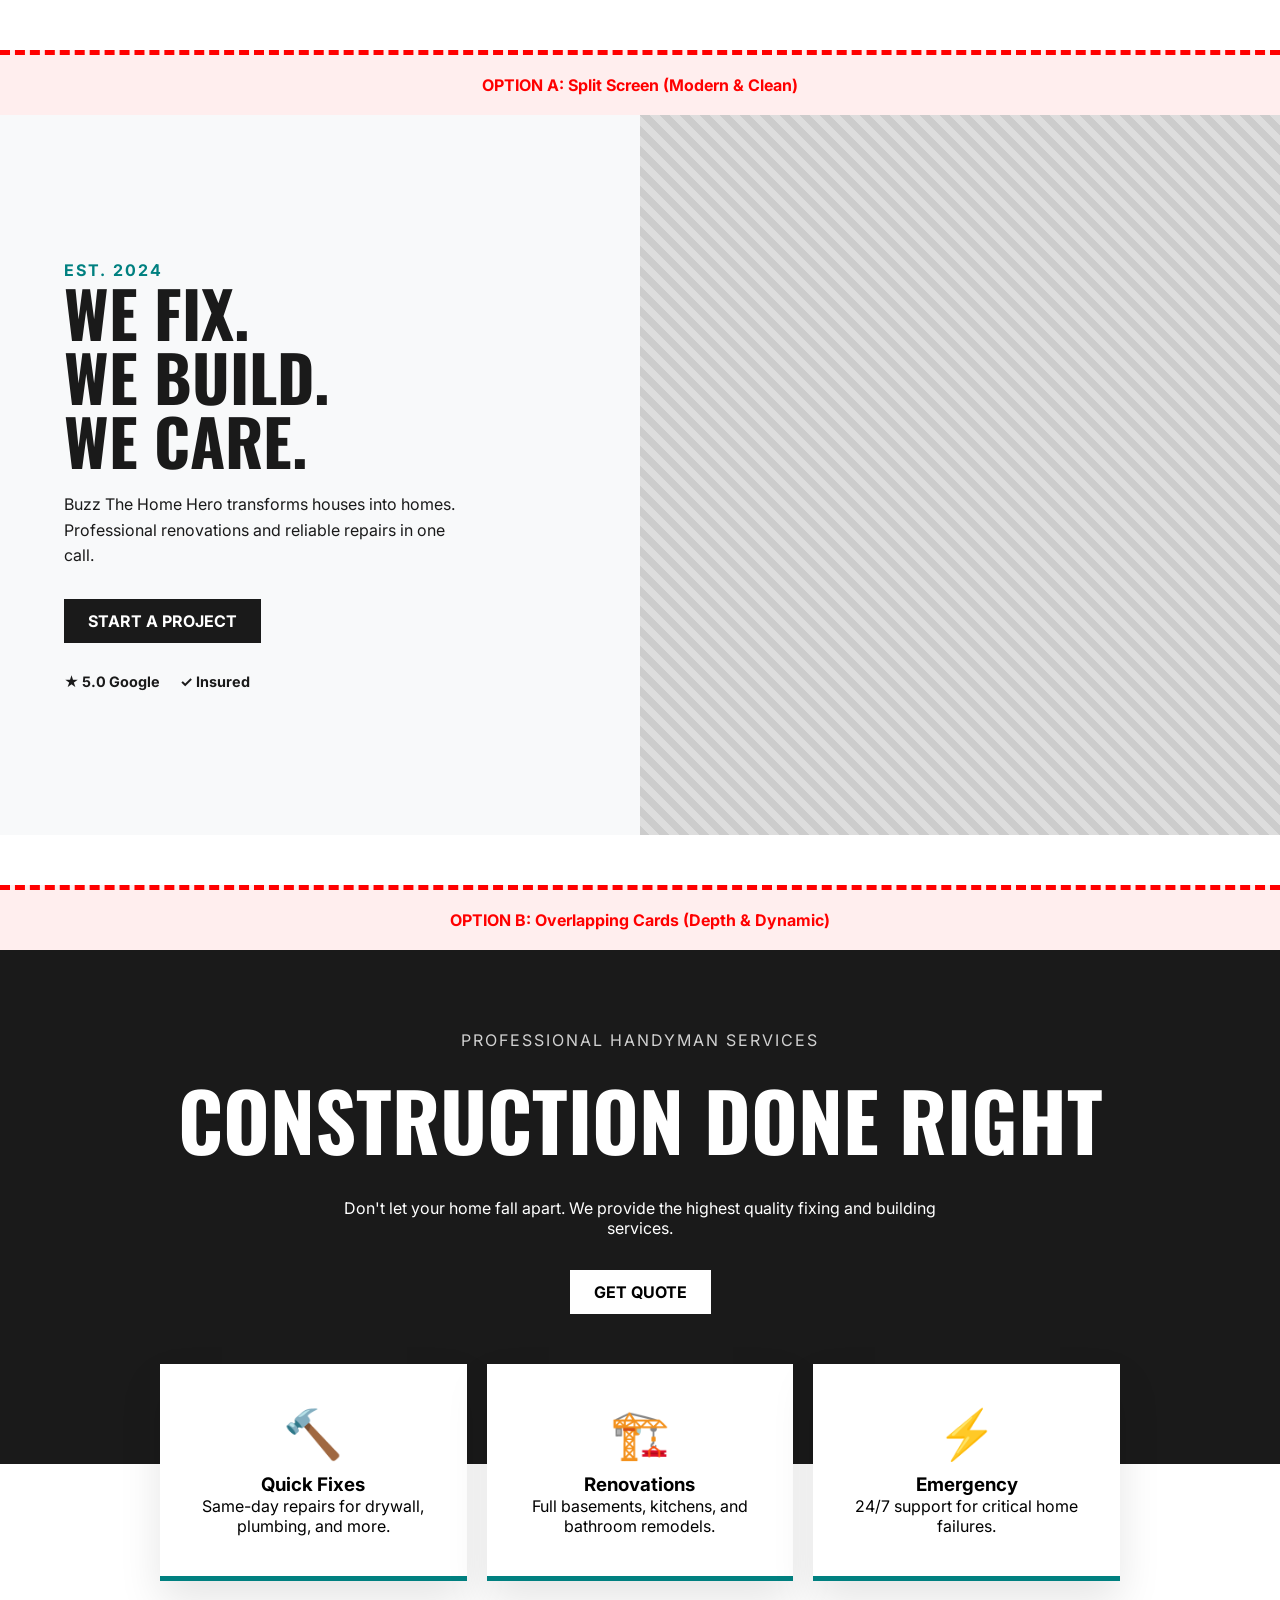
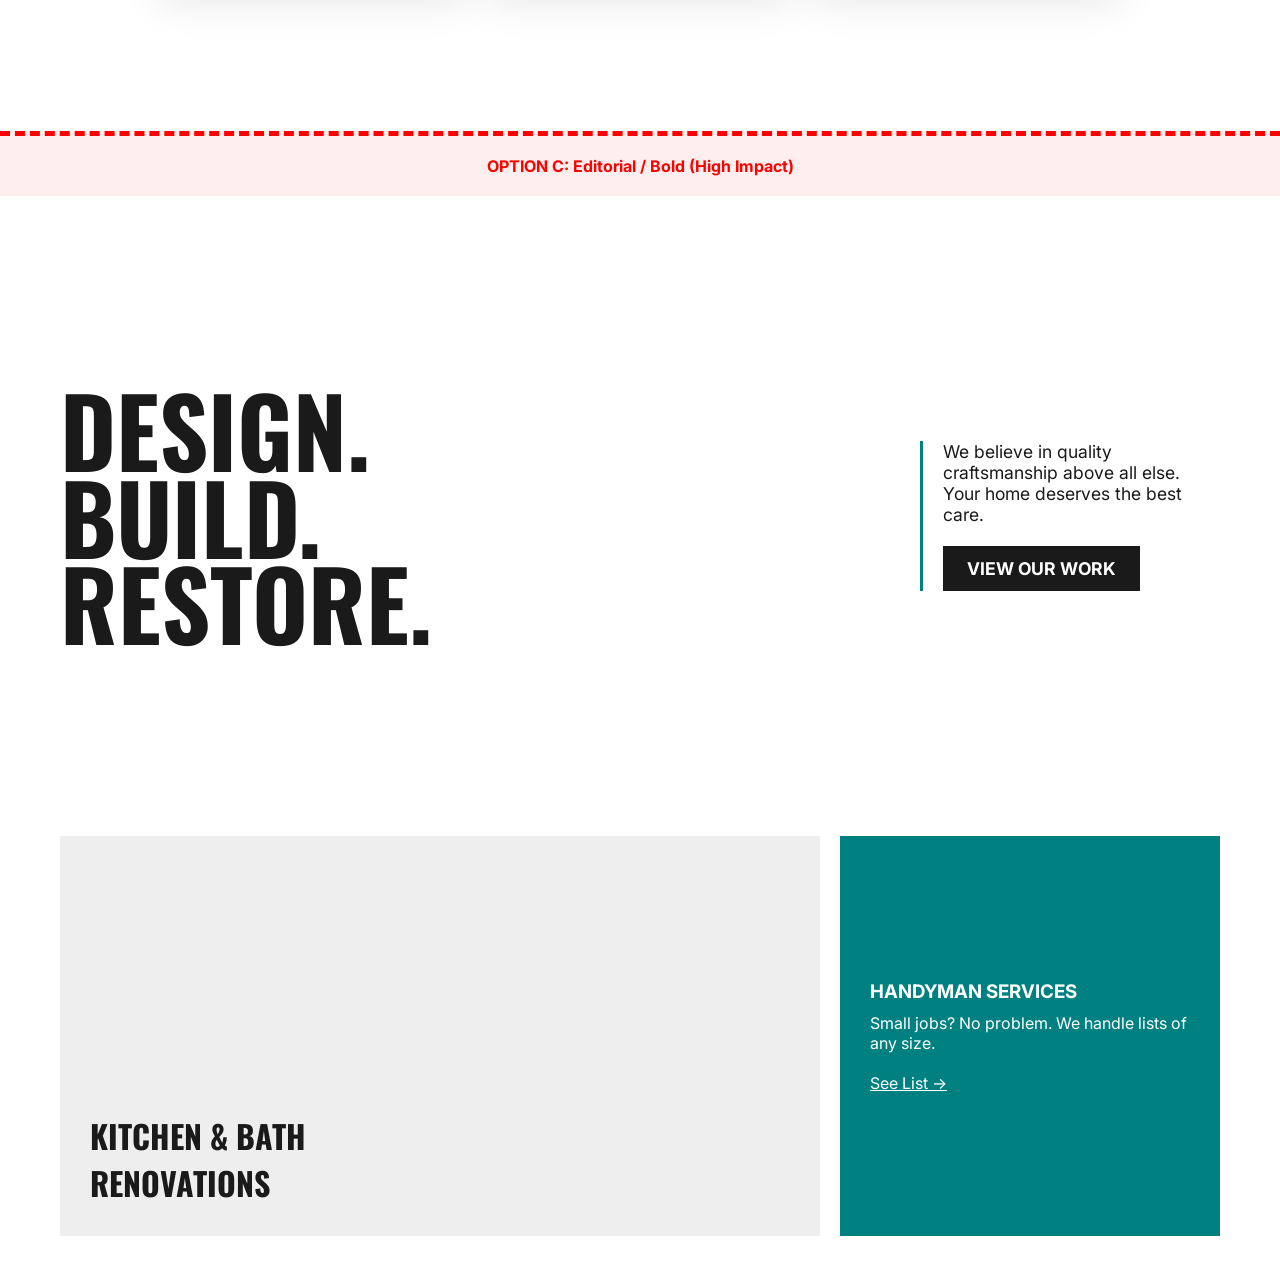
<file: layout_options.html>
<!DOCTYPE html>
<html lang="en">

<head>
    <meta charset="UTF-8">
    <meta name="viewport" content="width=device-width, initial-scale=1.0">
    <title>BZ Layout Prototypes</title>
    <link rel="preconnect" href="https://fonts.googleapis.com">
    <link rel="preconnect" href="https://fonts.gstatic.com" crossorigin>
    <link href="https://fonts.googleapis.com/css2?family=Inter:wght@400;600&family=Oswald:wght@500;700&display=swap"
        rel="stylesheet">
    <style>
        /* Shared Styles */
        :root {
            --primary: #008080;
            --dark: #1a1a1a;
            --light: #f4f4f4;
        }

        * {
            margin: 0;
            padding: 0;
            box-sizing: border-box;
        }

        body {
            font-family: 'Inter', sans-serif;
            color: var(--dark);
            background: #fff;
        }

        h1,
        h2 {
            font-family: 'Oswald', sans-serif;
            text-transform: uppercase;
        }

        .btn {
            padding: 12px 24px;
            display: inline-block;
            text-decoration: none;
            font-weight: bold;
            background: var(--dark);
            color: white;
            border: none;
            cursor: pointer;
        }

        .separator {
            background: #fee;
            padding: 20px;
            text-align: center;
            color: red;
            font-weight: bold;
            border-top: 5px dashed red;
            margin-top: 50px;
        }

        /* --- OPTION A: ASYMMETRIC SPLIT --- 
           Good for: Showing text and image equally. Modern standard. */
        .layout-a .hero {
            display: grid;
            grid-template-columns: 1fr 1fr;
            min-height: 80vh;
        }

        .layout-a .hero-text {
            padding: 10%;
            display: flex;
            flex-direction: column;
            justify-content: center;
            background: #f8f9fa;
        }

        .layout-a .hero-img {
            background: #ccc;
            /* Placeholder */
            background-image: linear-gradient(45deg, #ccc 25%, #ddd 25%, #ddd 50%, #ccc 50%, #ccc 75%, #ddd 75%, #ddd 100%);
            background-size: 20px 20px;
        }

        .layout-a h1 {
            font-size: 4rem;
            margin-bottom: 20px;
            line-height: 1;
        }

        .layout-a .floating-badge {
            margin-top: 30px;
            display: flex;
            gap: 20px;
            font-size: 0.9rem;
            font-weight: bold;
        }

        /* --- OPTION B: OVERLAPPING DEPTH --- 
           Good for: "Catchy" feel, breaks the grid. High impact. */
        .layout-b {
            background: #fff;
        }

        .layout-b .hero {
            background: var(--dark);
            color: white;
            padding: 80px 20px 150px 20px;
            /* Extra bottom padding for overlap */
            text-align: center;
        }

        .layout-b h1 {
            font-size: 5rem;
            margin-bottom: 20px;
        }

        .layout-b .services-overlap {
            max-width: 1000px;
            margin: -100px auto 0;
            /* Pulls it UP into the hero */
            display: grid;
            grid-template-columns: repeat(3, 1fr);
            gap: 20px;
            padding: 0 20px;
        }

        .layout-b .card {
            background: white;
            color: black;
            padding: 40px 20px;
            box-shadow: 0 20px 40px rgba(0, 0, 0, 0.1);
            border-bottom: 5px solid var(--primary);
            text-align: center;
            transition: transform 0.3s;
        }

        .layout-b .card:hover {
            transform: translateY(-10px);
        }

        /* --- OPTION C: MAGAZINE / MASONRY --- 
           Good for: Visual interest, looks like a design portfolio. */
        .layout-c .container {
            max-width: 1200px;
            margin: 0 auto;
            padding: 50px 20px;
        }

        .layout-c .hero {
            display: flex;
            align-items: center;
            justify-content: space-between;
            min-height: 60vh;
        }

        .layout-c h1 {
            font-size: 6rem;
            line-height: 0.9;
            flex: 1;
        }

        .layout-c .intro-text {
            flex: 0 0 300px;
            font-size: 1.1rem;
            border-left: 3px solid var(--primary);
            padding-left: 20px;
        }

        .layout-c .masonry-grid {
            display: grid;
            grid-template-columns: 2fr 1fr;
            gap: 20px;
            margin-top: 50px;
        }

        .layout-c .big-item {
            background: #eee;
            height: 400px;
            display: flex;
            align-items: flex-end;
            padding: 30px;
            font-size: 2rem;
            font-family: 'Oswald', sans-serif;
            font-weight: bold;
        }

        .layout-c .small-item {
            background: var(--primary);
            color: white;
            height: 400px;
            /* Same height for alignment in this simple grid */
            padding: 30px;
            display: flex;
            flex-direction: column;
            justify-content: center;
        }

        /* Mobile tweaks */
        @media(max-width: 768px) {

            .layout-a .hero,
            .layout-c .hero,
            .layout-c .masonry-grid,
            .layout-b .services-overlap {
                grid-template-columns: 1fr;
                display: block;
            }

            .layout-a .hero-img {
                height: 300px;
            }

            .layout-b .services-overlap {
                margin-top: 20px;
            }

            /* No overlap on mobile */
            .layout-c h1 {
                font-size: 3rem;
                margin-bottom: 20px;
            }
        }
    </style>
</head>

<body>

    <!-- LAYOUT A -->
    <div class="layout-a">
        <div class="separator">OPTION A: Split Screen (Modern & Clean)</div>
        <section class="hero">
            <div class="hero-text">
                <p style="color:var(--primary); font-weight:bold; letter-spacing:2px;">EST. 2024</p>
                <h1>WE FIX.<br>WE BUILD.<br>WE CARE.</h1>
                <p style="max-width:400px; margin-bottom:30px; line-height:1.6;">Buzz The Home Hero transforms houses
                    into homes. Professional renovations and reliable repairs in one call.</p>
                <div>
                    <a href="#" class="btn">START A PROJECT</a>
                </div>
                <!-- Trust Badges -->
                <div class="floating-badge">
                    <span>★ 5.0 Google</span>
                    <span>✓ Insured</span>
                </div>
            </div>
            <div class="hero-img"></div>
        </section>
    </div>

    <!-- LAYOUT B -->
    <div class="layout-b">
        <div class="separator">OPTION B: Overlapping Cards (Depth & Dynamic)</div>
        <section class="hero">
            <p style="opacity:0.8; letter-spacing:2px; margin-bottom:10px;">PROFESSIONAL HANDYMAN SERVICES</p>
            <h1>CONSTRUCTION DONE RIGHT</h1>
            <p style="max-width:600px; margin:0 auto 2rem;">Don't let your home fall apart. We provide the highest
                quality fixing and building services.</p>
            <a href="#" class="btn" style="background:white; color:black;">GET QUOTE</a>
        </section>

        <!-- These cards overlap the hero -->
        <div class="services-overlap">
            <div class="card">
                <div style="font-size:3rem; margin-bottom:10px;">🔨</div>
                <h3>Quick Fixes</h3>
                <p>Same-day repairs for drywall, plumbing, and more.</p>
            </div>
            <div class="card">
                <div style="font-size:3rem; margin-bottom:10px;">🏗️</div>
                <h3>Renovations</h3>
                <p>Full basements, kitchens, and bathroom remodels.</p>
            </div>
            <div class="card">
                <div style="font-size:3rem; margin-bottom:10px;">⚡</div>
                <h3>Emergency</h3>
                <p>24/7 support for critical home failures.</p>
            </div>
        </div>
        <div style="height:100px;"></div> <!-- Spacer -->
    </div>

    <!-- LAYOUT C -->
    <div class="layout-c">
        <div class="separator">OPTION C: Editorial / Bold (High Impact)</div>
        <div class="container">
            <section class="hero">
                <h1>DESIGN.<br>BUILD.<br>RESTORE.</h1>
                <div class="intro-text">
                    <p>We believe in quality craftsmanship above all else. Your home deserves the best care.</p>
                    <br>
                    <a href="#" class="btn">VIEW OUR WORK</a>
                </div>
            </section>

            <div class="masonry-grid">
                <div class="big-item">
                    KITCHEN & BATH<br>RENOVATIONS
                </div>
                <div class="small-item">
                    <h3>HANDYMAN SERVICES</h3>
                    <p style="margin-top:10px;">Small jobs? No problem. We handle lists of any size.</p>
                    <br>
                    <u>See List &rarr;</u>
                </div>
            </div>
        </div>
    </div>

</body>

</html>
</file>
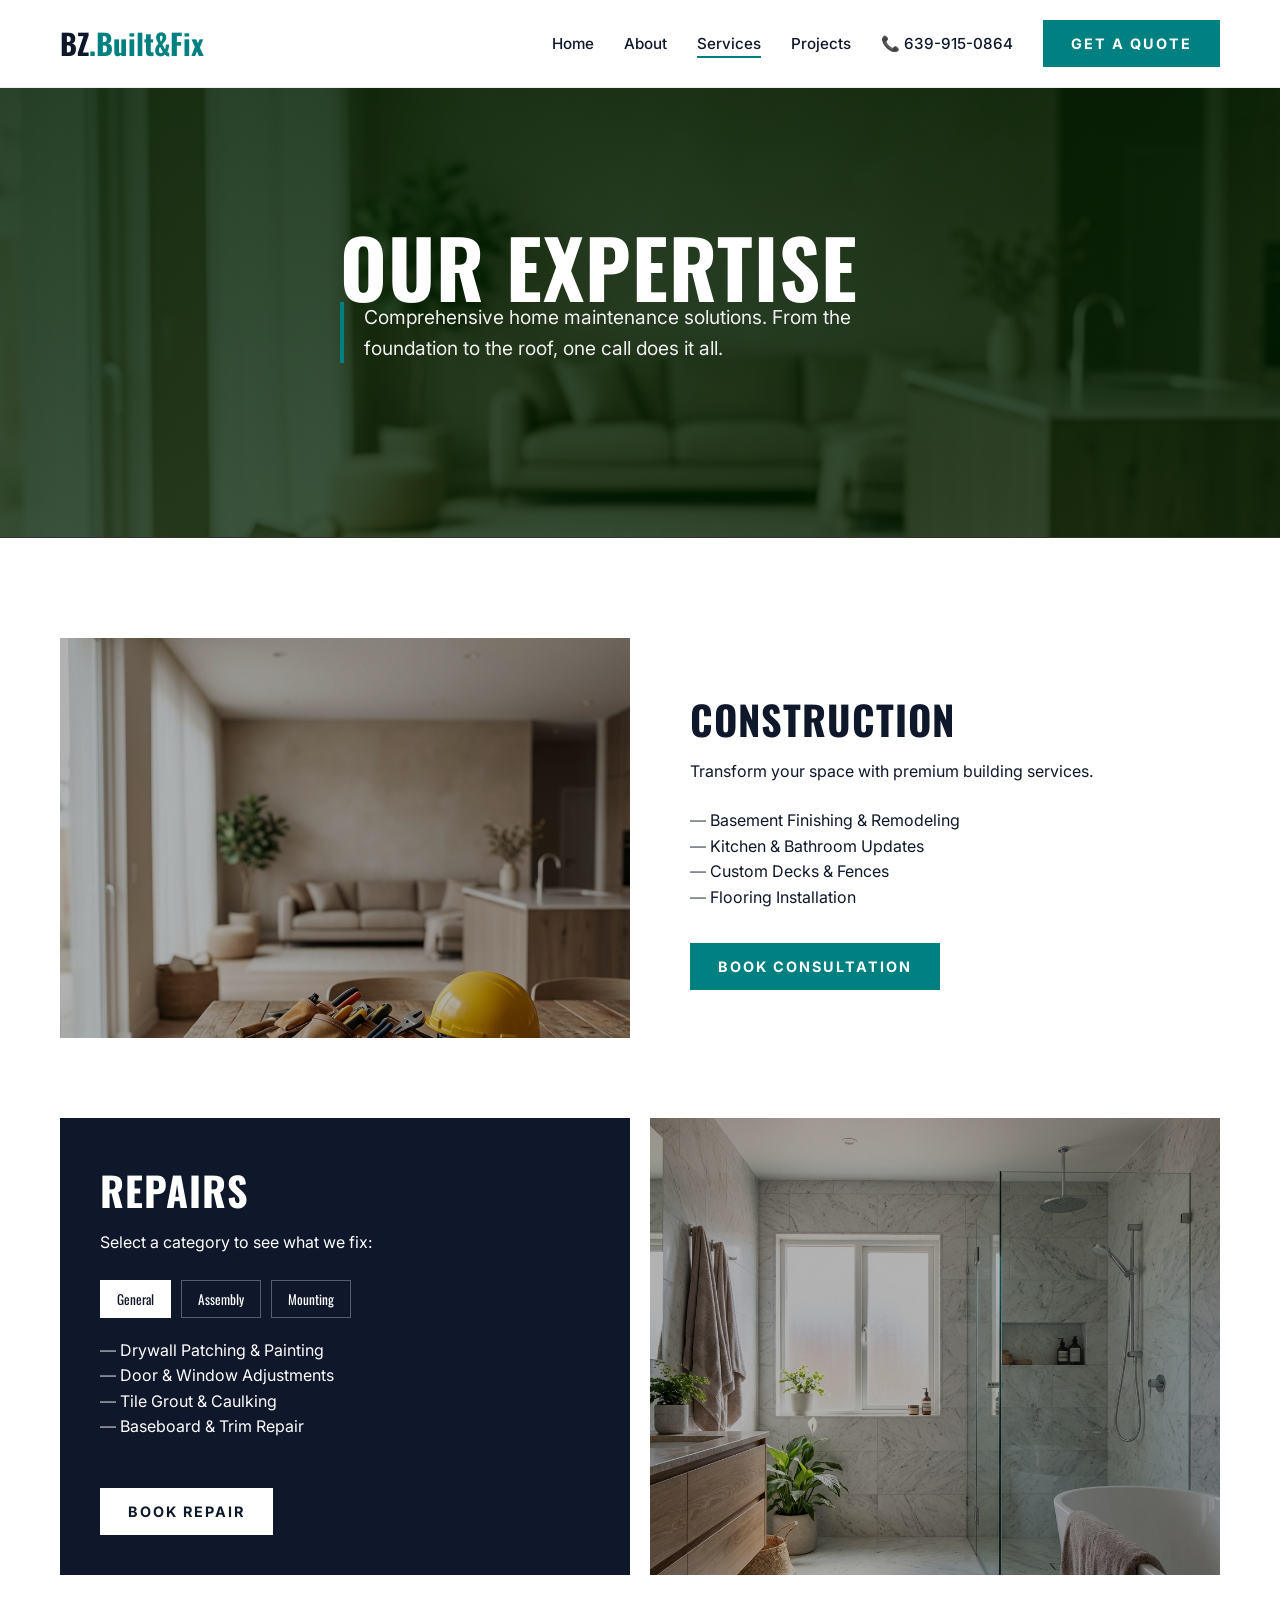
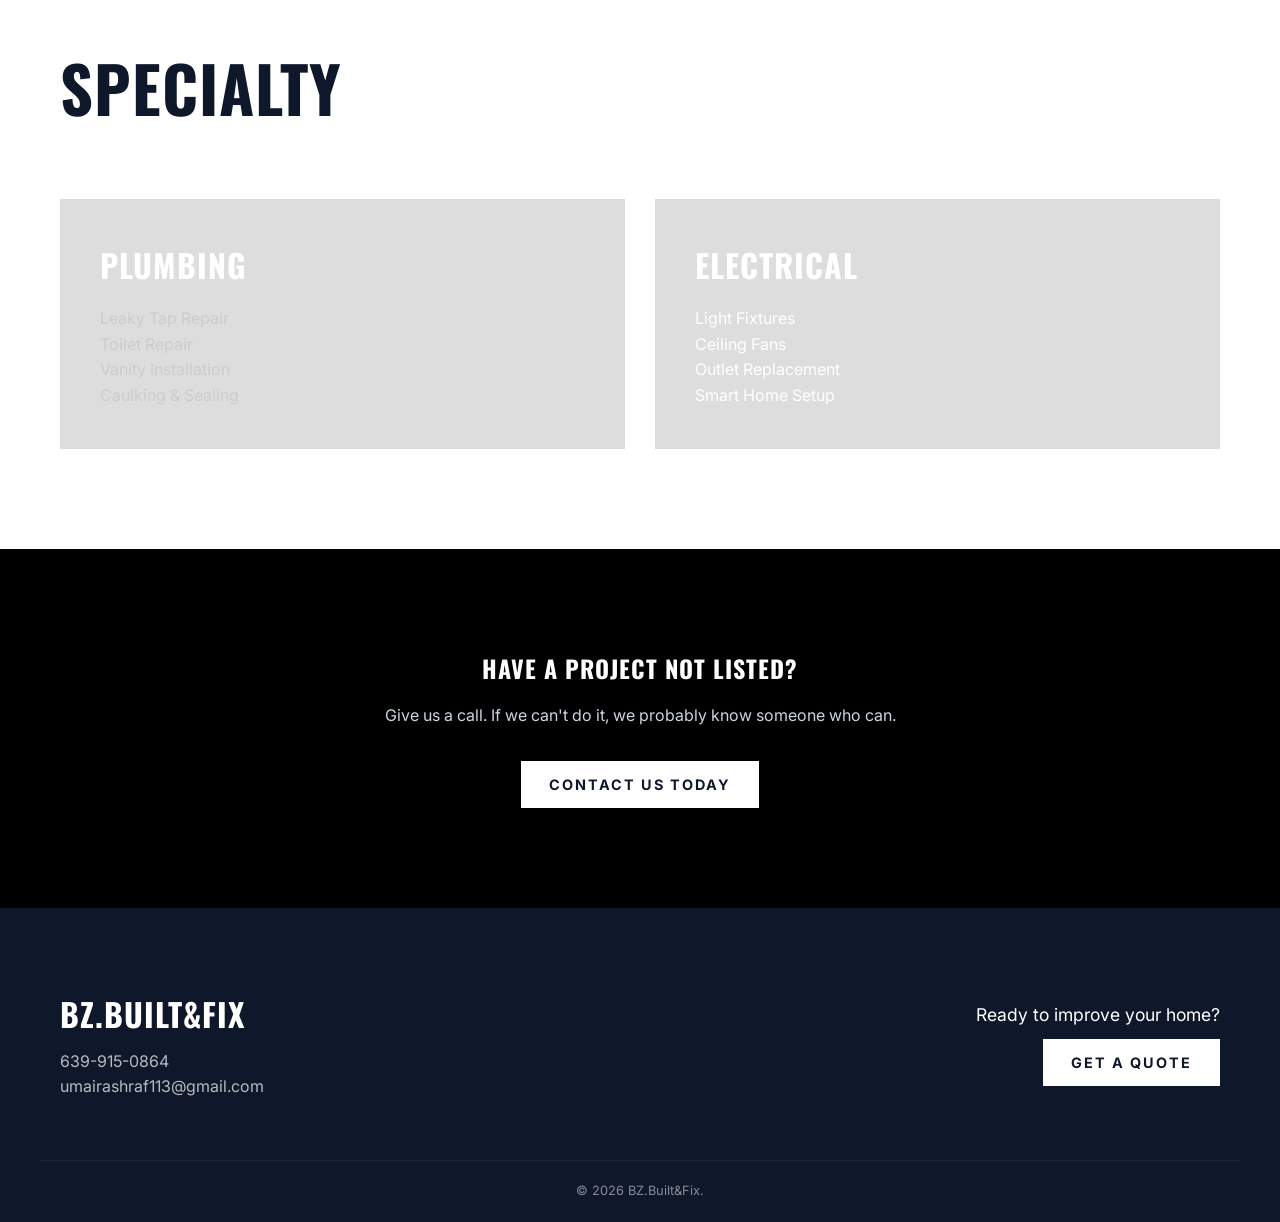
<file: services.html>
<!DOCTYPE html>
<html lang="en">

<head>
    <meta charset="UTF-8">
    <meta name="viewport" content="width=device-width, initial-scale=1.0">
    <meta name="description"
        content="Comprehensive home maintenance list: Drywall, Painting, Flooring, Decks, Plumbing leaks, and Fixture installation. Reliable and insured services in Oakville.">
    <title>Our Services | Construction, Plumbing & Electrical | BZ.Built&Fix</title>
    <link rel="stylesheet" href="style.css">
    <link rel="preconnect" href="https://fonts.googleapis.com">
    <link rel="preconnect" href="https://fonts.gstatic.com" crossorigin>
    <link
        href="https://fonts.googleapis.com/css2?family=Inter:wght@400;500;600;700&family=Oswald:wght@500;700&display=swap"
        rel="stylesheet">
</head>

<body>
    <!-- Header -->
    <header class="header">
        <div class="container header-container">
            <a href="index.html" class="logo">
                <span class="logo-text">BZ<span class="logo-highlight">.Built&Fix</span></span>
            </a>
            <nav class="nav">
                <!-- Mobile Call Button -->
                <a href="tel:6399150864" class="mobile-call-btn" aria-label="Call Us">📞</a>

                <button class="mobile-toggle" aria-label="Toggle Menu">
                    <span class="bar"></span>
                    <span class="bar"></span>
                    <span class="bar"></span>
                </button>
                <ul class="nav-list">
                    <li><a href="index.html" class="nav-link">Home</a></li>
                    <li><a href="about.html" class="nav-link">About</a></li>
                    <li><a href="services.html" class="nav-link active">Services</a></li>
                    <li><a href="index.html#projects" class="nav-link">Projects</a></li>
                    <li><a href="tel:6399150864" class="nav-link" style="color: var(--color-gold);">📞 639-915-0864</a>
                    </li>
                    <li><a href="index.html#contact" class="btn btn-primary">Get a Quote</a></li>
                </ul>
            </nav>
        </div>
    </header>

    <main>
        <!-- Page Header (Editorial Style) -->
        <section class="hero-editorial" style="min-height: 50vh;">
            <div class="container">
                <h1 class="hero-headline" style="font-size: 5rem;">OUR EXPERTISE</h1>
                <p class="intro-paragraph" style="max-width: 600px; border-left-color: var(--primary);">
                    Comprehensive home maintenance solutions. From the foundation to the roof, one call does it all.
                </p>
            </div>
        </section>

        <!-- Detailed Services -->
        <section class="section-padding">
            <div class="container">

                <!-- Category 1: Construction -->
                <div class="masonry-grid"
                    style="grid-template-columns: 1fr 1fr; grid-template-rows: auto; margin-bottom: 5rem;">
                    <div class="masonry-item"
                        style="background-image: linear-gradient(rgba(0,0,0,0.3), rgba(0,0,0,0.3)), url('images/hero-bg.png'); background-size: cover; min-height: 400px;">
                        <!-- Image Column -->
                    </div>
                    <div class="masonry-item item-medium bg-white text-dark"
                        style="grid-column: auto; grid-row: auto; justify-content: center;">
                        <div class="masonry-content">
                            <h2 class="masonry-title text-dark">CONSTRUCTION</h2>
                            <p style="margin-bottom: 1.5rem;">Transform your space with premium building services.</p>
                            <ul class="masonry-list" style="color: var(--dark);">
                                <li>Basement Finishing & Remodeling</li>
                                <li>Kitchen & Bathroom Updates</li>
                                <li>Custom Decks & Fences</li>
                                <li>Flooring Installation</li>
                            </ul>
                            <a href="index.html#contact" class="btn btn-primary">Book Consultation</a>
                        </div>
                    </div>
                </div>

                <!-- Category 2: Repairs -->
                <div class="masonry-grid"
                    style="grid-template-columns: 1fr 1fr; grid-template-rows: auto; margin-bottom: 5rem;">
                    <div class="masonry-item item-medium bg-dark text-white"
                        style="grid-column: auto; grid-row: auto; justify-content: center;">
                        <div class="masonry-content">
                            <h2 class="masonry-title text-white">REPAIRS</h2>
                            <p style="margin-bottom: 1.5rem;">Select a category to see what we fix:</p>

                            <!-- Tab Navigation -->
                            <div class="tabs-nav">
                                <button class="tab-btn active" data-tab="general">General</button>
                                <button class="tab-btn" data-tab="assembly">Assembly</button>
                                <button class="tab-btn" data-tab="mounting">Mounting</button>
                            </div>

                            <!-- Tab Content: General -->
                            <div id="general" class="tab-content active">
                                <ul class="masonry-list" style="color: white;">
                                    <li>Drywall Patching & Painting</li>
                                    <li>Door & Window Adjustments</li>
                                    <li>Tile Grout & Caulking</li>
                                    <li>Baseboard & Trim Repair</li>
                                </ul>
                            </div>

                            <!-- Tab Content: Assembly -->
                            <div id="assembly" class="tab-content">
                                <ul class="masonry-list" style="color: white;">
                                    <li>IKEA / Wayfair Furniture</li>
                                    <li>Office Desk Setup</li>
                                    <li>Bed Frame Assembly</li>
                                    <li>Exercise Equipment</li>
                                </ul>
                            </div>

                            <!-- Tab Content: Mounting -->
                            <div id="mounting" class="tab-content">
                                <ul class="masonry-list" style="color: white;">
                                    <li>TV Wall Mounting</li>
                                    <li>Heavy Mirror Hanging</li>
                                    <li>Floating Shelves</li>
                                    <li>Curtain Rods & Blinds</li>
                                </ul>
                            </div>

                            <a href="index.html#contact" class="btn btn-white" style="margin-top: 1rem;">Book Repair</a>
                        </div>
                    </div>
                    <div class="masonry-item"
                        style="background-image: linear-gradient(rgba(0,0,0,0.3), rgba(0,0,0,0.3)), url('images/bath.png'); background-size: cover; min-height: 400px;">
                        <!-- Image Column -->
                    </div>
                </div>

                <!-- Category 3: Plumbing/Electrical (Split) -->
                <div class="header-split">
                    <h2 class="section-header-bold">SPECIALTY</h2>
                </div>
                <div class="project-row" style="grid-template-columns: 1fr 1fr;">
                    <div class="project-tile bg-dark" style="height: auto; padding: 40px;">
                        <h3 class="text-white" style="font-size: 2rem; margin-bottom: 1rem;">PLUMBING</h3>
                        <ul class="masonry-list-simple" style="color: #ccc;">
                            <li>Leaky Tap Repair</li>
                            <li>Toilet Repair</li>
                            <li>Vanity Installation</li>
                            <li>Caulking & Sealing</li>
                        </ul>
                    </div>
                    <div class="project-tile bg-primary" style="height: auto; padding: 40px;">
                        <h3 class="text-white" style="font-size: 2rem; margin-bottom: 1rem;">ELECTRICAL</h3>
                        <ul class="masonry-list-simple" style="color: white;">
                            <li>Light Fixtures</li>
                            <li>Ceiling Fans</li>
                            <li>Outlet Replacement</li>
                            <li>Smart Home Setup</li>
                        </ul>
                    </div>
                </div>

            </div>
        </section>

        <!-- CTA Banner -->
        <section class="section-padding bg-black text-white" style="text-align: center;">
            <div class="container">
                <h2 style="color: white; margin-bottom: 1rem;">HAVE A PROJECT NOT LISTED?</h2>
                <p style="margin-bottom: 2rem; color: #cbd5e1;">Give us a call. If we can't do it, we probably know
                    someone who can.</p>
                <a href="index.html#contact" class="btn btn-white">Contact Us Today</a>
            </div>
        </section>

    </main>

    <footer class="footer-simple">
        <div class="container footer-flex">
            <div class="footer-brand">
                <h3>BZ.Built&Fix</h3>
                <p>639-915-0864</p>
                <p>umairashraf113@gmail.com</p>
            </div>
            <div class="footer-cta">
                <p>Ready to improve your home?</p>
                <a href="index.html#contact" class="btn btn-white">GET A QUOTE</a>
            </div>
        </div>
        <div class="container copyright">
            &copy; 2026 BZ.Built&Fix.
        </div>
    </footer>

    <script src="script.js"></script>
</body>

</html>
</file>
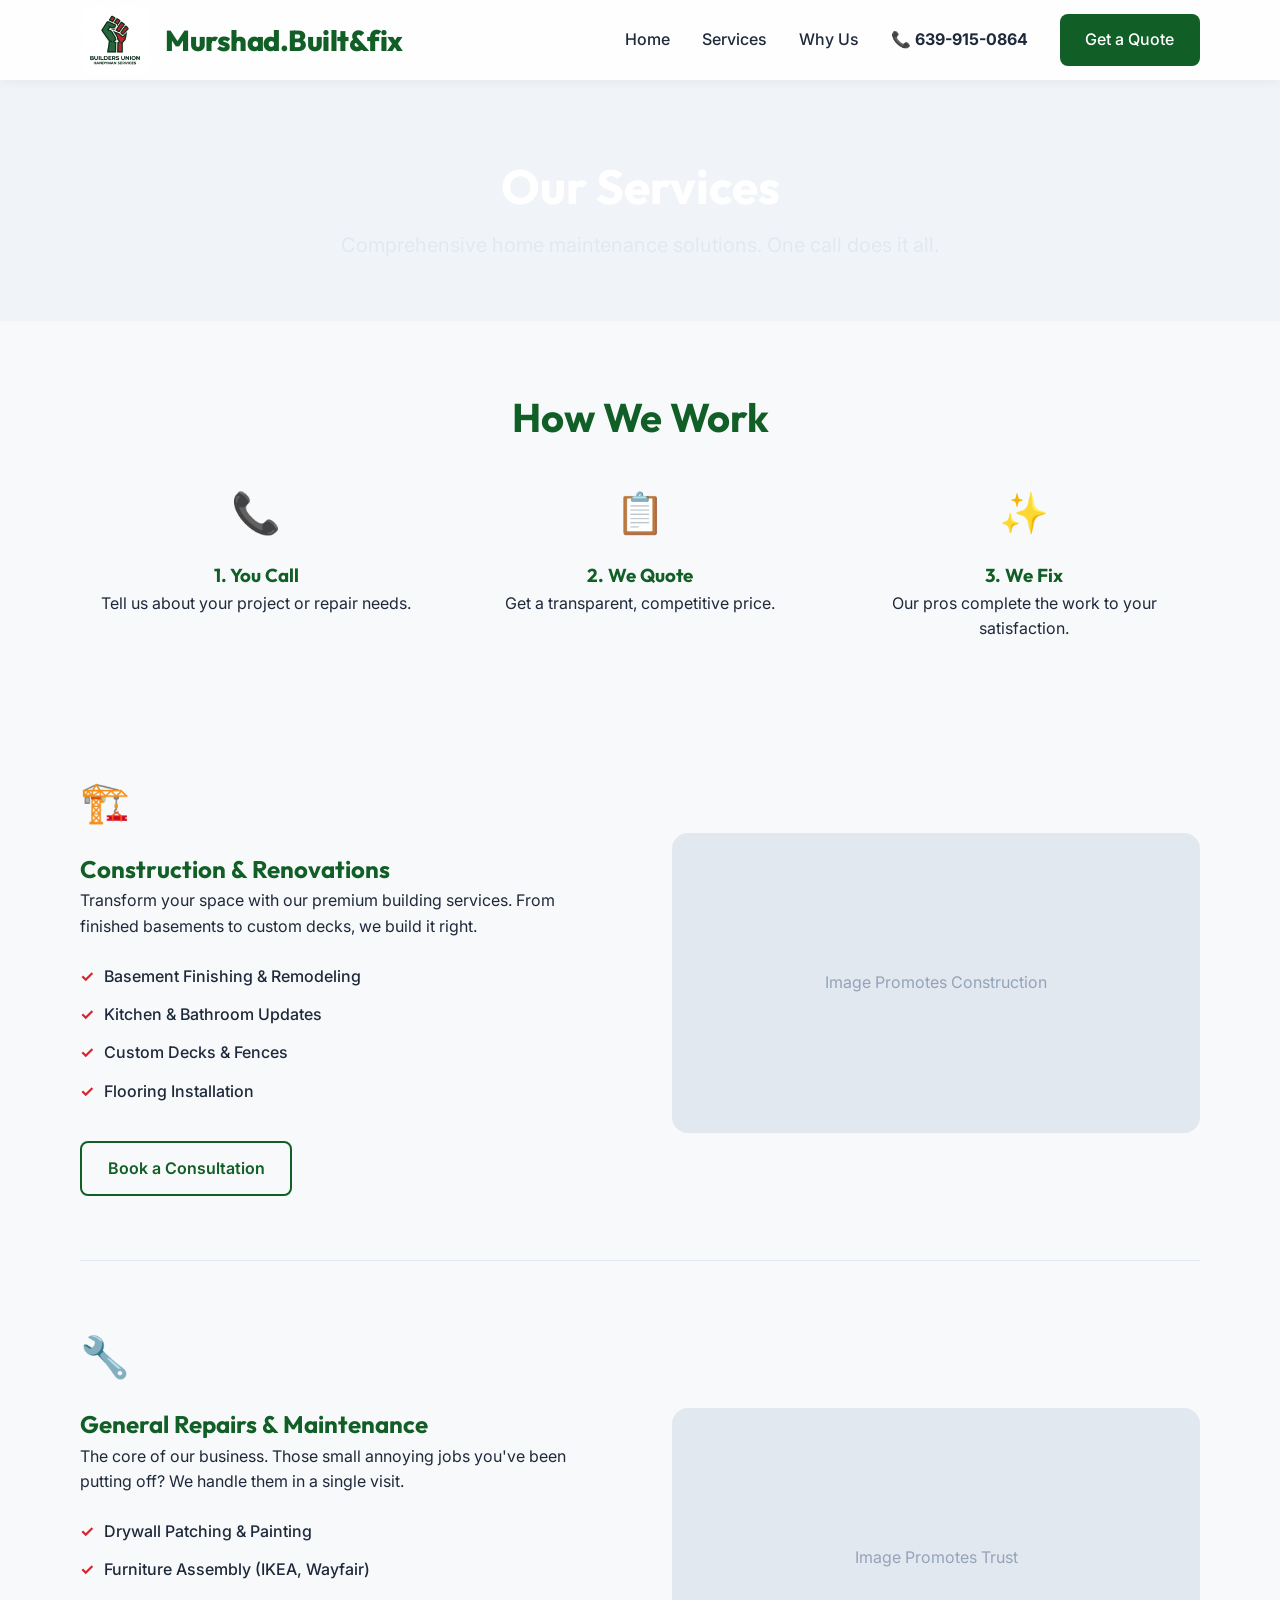
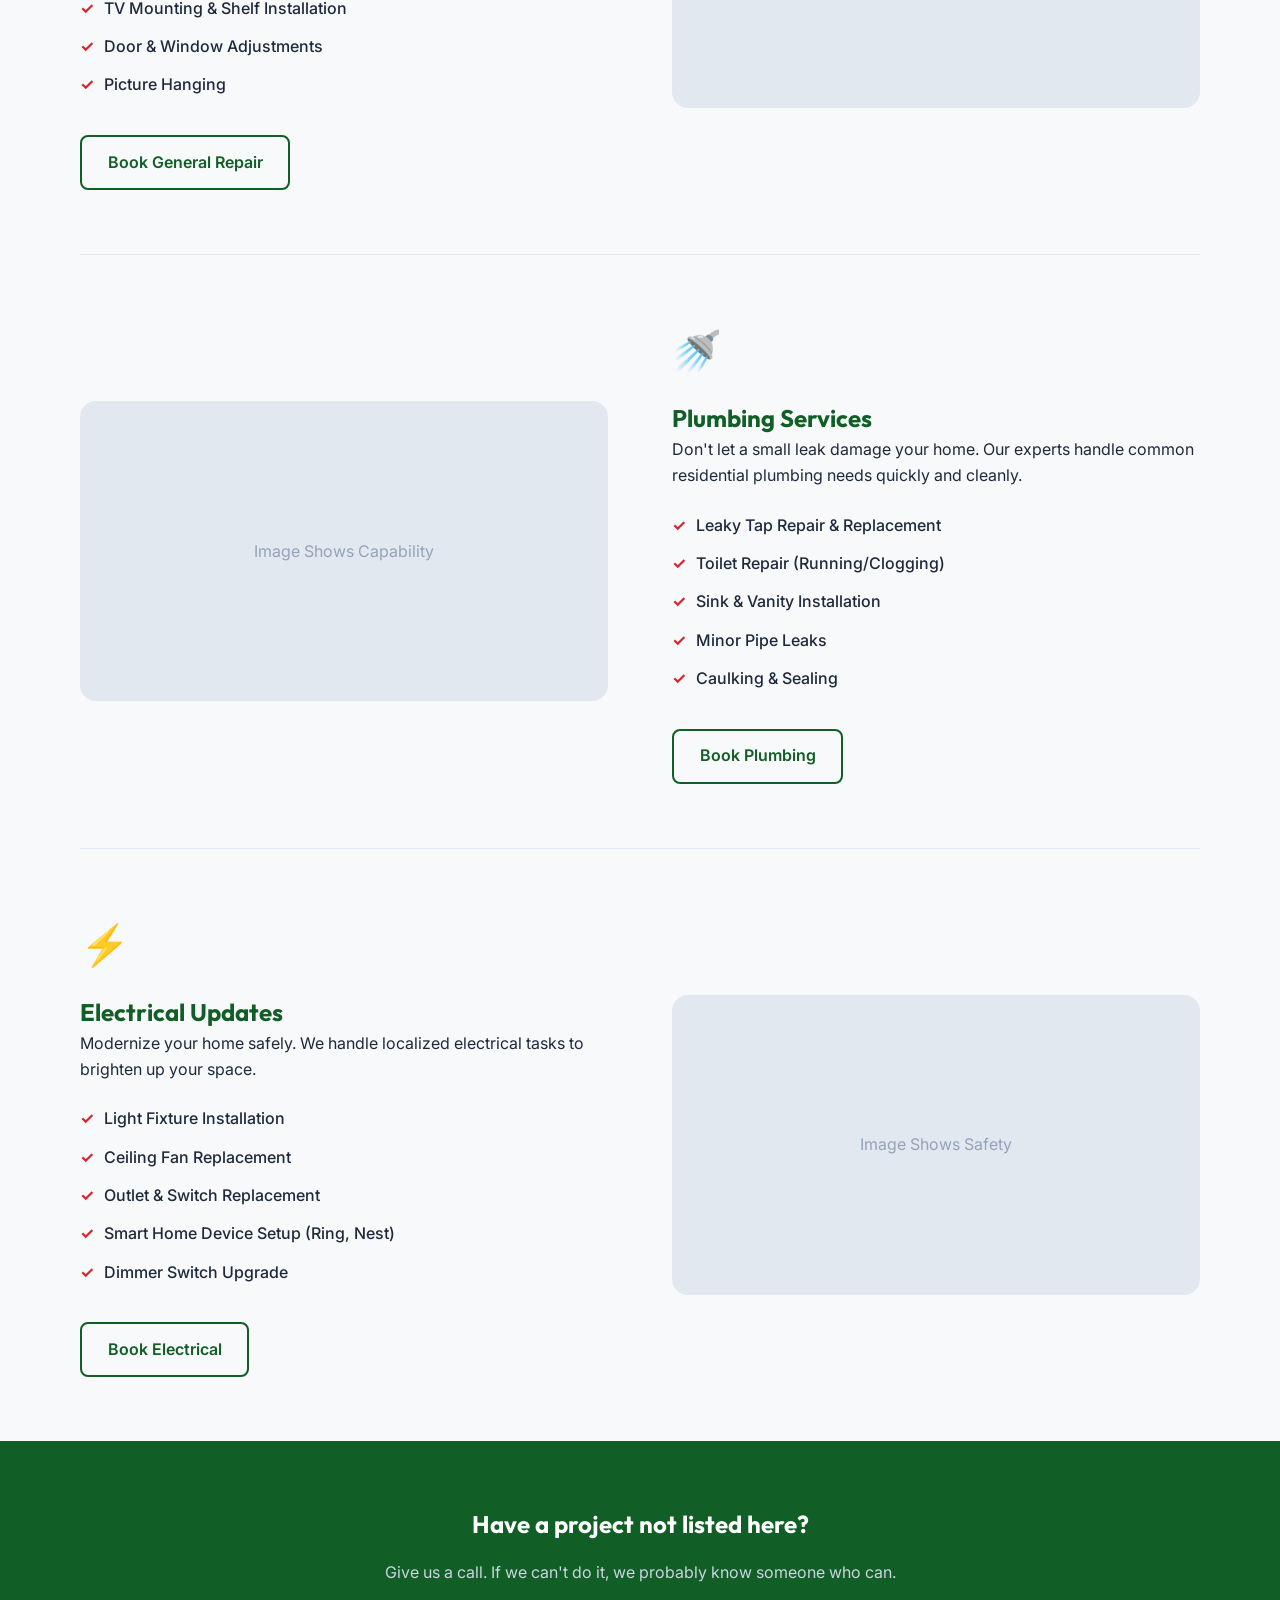
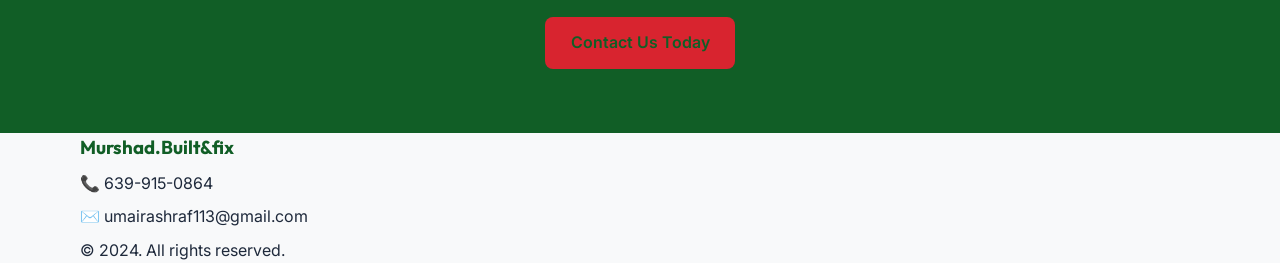
<file: pub/services.html>
<!DOCTYPE html>
<html lang="en">

<head>
    <meta charset="UTF-8">
    <meta name="viewport" content="width=device-width, initial-scale=1.0">
    <meta name="description" content="Full list of construction and handyman services by Murshad.Built&fix.">
    <title>Services | Murshad.Built&fix</title>
    <link rel="stylesheet" href="style.css">
    <link rel="preconnect" href="https://fonts.googleapis.com">
    <link rel="preconnect" href="https://fonts.gstatic.com" crossorigin>
    <link
        href="https://fonts.googleapis.com/css2?family=Inter:wght@400;500;600;700&family=Outfit:wght@500;700&display=swap"
        rel="stylesheet">
</head>

<body>
    <!-- Navigation -->
    <header class="header" id="header">
        <div class="container header-container">
            <a href="index.html" class="logo" style="display: flex; align-items: center; gap: 15px;">
                <img src="images/logo.png" alt="Murshad Logo" style="height: 70px; width: auto;">
                <span style="font-size: 1.8rem;">Murshad.Built&fix</span>
            </a>
            <nav class="nav">
                <ul class="nav-list">
                    <li><a href="index.html" class="nav-link">Home</a></li>
                    <li><a href="services.html" class="nav-link active">Services</a></li>
                    <li><a href="index.html#why-us" class="nav-link">Why Us</a></li>
                    <li><a href="tel:6399150864" class="nav-link" style="font-weight: 700;">📞 639-915-0864</a></li>
                    <li><a href="index.html#contact" class="nav-link btn btn-primary">Get a Quote</a></li>
                </ul>
                <button class="mobile-toggle" aria-label="Toggle Menu">
                    <span class="bar"></span>
                    <span class="bar"></span>
                    <span class="bar"></span>
                </button>
            </nav>
        </div>
    </header>

    <main>
        <!-- Page Header -->
        <section class="page-header"
            style="padding-top: 160px; padding-bottom: 60px; background-color: #f0f4f8; text-align: center;">
            <div class="container">
                <h1 class="hero-title" style="font-size: 3rem; margin-bottom: 1rem;">Our Services</h1>
                <p class="hero-subtitle" style="margin: 0 auto;">Comprehensive home maintenance solutions. One call does
                    it all.</p>
            </div>
        </section>

        <!-- Use Process Section (Visual Improvement) -->
        <section class="section">
            <div class="container">
                <h2 class="section-title">How We Work</h2>
                <div class="features-grid">
                    <div class="feature">
                        <div class="icon">📞</div>
                        <h3>1. You Call</h3>
                        <p>Tell us about your project or repair needs.</p>
                    </div>
                    <div class="feature">
                        <div class="icon">📋</div>
                        <h3>2. We Quote</h3>
                        <p>Get a transparent, competitive price.</p>
                    </div>
                    <div class="feature">
                        <div class="icon">✨</div>
                        <h3>3. We Fix</h3>
                        <p>Our pros complete the work to your satisfaction.</p>
                    </div>
                </div>
            </div>
        </section>

        <!-- Detailed Services -->
        <section class="section">
            <div class="container">

                <!-- Category 0: Construction -->
                <div class="service-detail-row">
                    <div class="service-text">
                        <div class="icon">🏗️</div>
                        <h2>Construction & Renovations</h2>
                        <p>Transform your space with our premium building services. From finished basements to custom
                            decks, we build it right.</p>
                        <ul class="service-list">
                            <li>Basement Finishing & Remodeling</li>
                            <li>Kitchen & Bathroom Updates</li>
                            <li>Custom Decks & Fences</li>
                            <li>Flooring Installation</li>
                        </ul>
                        <a href="index.html#contact" class="btn btn-outline"
                            style="margin-left: 0; margin-top: 1.5rem;">Book a Consultation</a>
                    </div>
                    <div class="service-image-placeholder">
                        <div
                            style="background: #e2e8f0; width: 100%; height: 300px; border-radius: 16px; display: flex; align-items: center; justify-content: center; color: #94a3b8;">
                            Image Promotes Construction
                        </div>
                    </div>
                </div>

                <hr style="border: 0; border-top: 1px solid #e2e8f0; margin: 4rem 0;">

                <!-- Category 1 -->
                <div class="service-detail-row">
                    <div class="service-text">
                        <div class="icon">🔧</div>
                        <h2>General Repairs & Maintenance</h2>
                        <p>The core of our business. Those small annoying jobs you've been putting off? We handle them
                            in a single visit.</p>
                        <ul class="service-list">
                            <li>Drywall Patching & Painting</li>
                            <li>Furniture Assembly (IKEA, Wayfair)</li>
                            <li>TV Mounting & Shelf Installation</li>
                            <li>Door & Window Adjustments</li>
                            <li>Picture Hanging</li>
                        </ul>
                        <a href="index.html#contact" class="btn btn-outline"
                            style="margin-left: 0; margin-top: 1.5rem;">Book General Repair</a>
                    </div>
                    <div class="service-image-placeholder">
                        <!-- Placeholder for future image -->
                        <div
                            style="background: #e2e8f0; width: 100%; height: 300px; border-radius: 16px; display: flex; align-items: center; justify-content: center; color: #94a3b8;">
                            Image Promotes Trust
                        </div>
                    </div>
                </div>

                <hr style="border: 0; border-top: 1px solid #e2e8f0; margin: 4rem 0;">

                <!-- Category 2 -->
                <div class="service-detail-row reverse">
                    <div class="service-text">
                        <div class="icon">🚿</div>
                        <h2>Plumbing Services</h2>
                        <p>Don't let a small leak damage your home. Our experts handle common residential plumbing needs
                            quickly and cleanly.</p>
                        <ul class="service-list">
                            <li>Leaky Tap Repair & Replacement</li>
                            <li>Toilet Repair (Running/Clogging)</li>
                            <li>Sink & Vanity Installation</li>
                            <li>Minor Pipe Leaks</li>
                            <li>Caulking & Sealing</li>
                        </ul>
                        <a href="index.html#contact" class="btn btn-outline"
                            style="margin-left: 0; margin-top: 1.5rem;">Book Plumbing</a>
                    </div>
                    <div class="service-image-placeholder">
                        <div
                            style="background: #e2e8f0; width: 100%; height: 300px; border-radius: 16px; display: flex; align-items: center; justify-content: center; color: #94a3b8;">
                            Image Shows Capability
                        </div>
                    </div>
                </div>

                <hr style="border: 0; border-top: 1px solid #e2e8f0; margin: 4rem 0;">

                <!-- Category 3 -->
                <div class="service-detail-row">
                    <div class="service-text">
                        <div class="icon">⚡</div>
                        <h2>Electrical Updates</h2>
                        <p>Modernize your home safely. We handle localized electrical tasks to brighten up your space.
                        </p>
                        <ul class="service-list">
                            <li>Light Fixture Installation</li>
                            <li>Ceiling Fan Replacement</li>
                            <li>Outlet & Switch Replacement</li>
                            <li>Smart Home Device Setup (Ring, Nest)</li>
                            <li>Dimmer Switch Upgrade</li>
                        </ul>
                        <a href="index.html#contact" class="btn btn-outline"
                            style="margin-left: 0; margin-top: 1.5rem;">Book Electrical</a>
                    </div>
                    <div class="service-image-placeholder">
                        <div
                            style="background: #e2e8f0; width: 100%; height: 300px; border-radius: 16px; display: flex; align-items: center; justify-content: center; color: #94a3b8;">
                            Image Shows Safety
                        </div>
                    </div>
                </div>

            </div>
        </section>

        <!-- CTA Banner -->
        <section class="section" style="background-color: var(--color-primary); color: white; text-align: center;">
            <div class="container">
                <h2 style="color: white; margin-bottom: 1rem;">Have a project not listed here?</h2>
                <p style="margin-bottom: 2rem; color: #cbd5e1;">Give us a call. If we can't do it, we probably know
                    someone who can.</p>
                <a href="index.html#contact" class="btn"
                    style="background-color: var(--color-accent); color: var(--color-primary);">Contact Us Today</a>
            </div>
        </section>

    </main>

    <footer class="footer">
        <div class="container footer-content">
            <div class="footer-brand">
                <h3>Murshad.Built&fix</h3>
                <p style="margin: 0.5rem 0;">📞 <a href="tel:6399150864">639-915-0864</a></p>
                <p style="margin: 0.5rem 0;">✉️ <a href="mailto:umairashraf113@gmail.com">umairashraf113@gmail.com</a>
                </p>
                <p>&copy; 2024. All rights reserved.</p>
            </div>
        </div>
    </footer>

    <script src="script.js"></script>
</body>

</html>
</file>
<file: style.css>
:root {
    --primary: #008080;
    /* Teal */
    --dark: #0f172a;
    /* Deep Navy/Black */
    --light: #f8f9fa;
    --white: #ffffff;
    --font-heading: 'Oswald', sans-serif;
    --font-body: 'Inter', sans-serif;
}

* {
    margin: 0;
    padding: 0;
    box-sizing: border-box;
}

body {
    font-family: var(--font-body);
    color: var(--dark);
    line-height: 1.6;
    overflow-x: hidden;
}

h1,
h2,
h3,
h4,
h5,
h6 {
    font-family: var(--font-heading);
    text-transform: uppercase;
    font-weight: 700;
    letter-spacing: 1px;
}

a {
    text-decoration: none;
    color: inherit;
    transition: all 0.3s ease;
}

ul {
    list-style: none;
}

img {
    max-width: 100%;
    display: block;
}

/* UTILITIES */
.container {
    max-width: 1200px;
    margin: 0 auto;
    padding: 0 20px;
}

.section-padding {
    padding: 100px 0;
}

.bg-dark {
    background: var(--dark);
    color: white;
}

.bg-primary {
    background: var(--primary);
    color: white;
}

.bg-black {
    background: black;
    color: white;
}

.text-white {
    color: white !important;
}

.text-dark {
    color: var(--dark) !important;
}

.section-header-bold {
    font-size: 4rem;
    line-height: 1;
    margin-bottom: 2rem;
    color: var(--dark);
}

.btn {
    display: inline-block;
    padding: 12px 28px;
    font-weight: 700;
    text-transform: uppercase;
    font-size: 0.9rem;
    letter-spacing: 2px;
    cursor: pointer;
    transition: all 0.3s;
    border: none;
}

.btn-primary {
    background: var(--primary);
    color: white;
}

.btn-primary:hover {
    background: var(--dark);
    color: white;
}

.btn-primary-small {
    background: white;
    color: var(--dark);
    padding: 10px 20px;
    font-size: 0.9rem;
}

.btn-primary-small:hover {
    background: var(--dark);
    color: white;
}

.btn-outline {
    border: 2px solid var(--dark);
    color: var(--dark);
    background: transparent;
}

.btn-outline:hover {
    background: var(--dark);
    color: white;
    border-color: var(--dark);
}

.btn-white {
    background: white;
    color: var(--dark);
}

.btn-white:hover {
    background: #ddd;
}

.link-arrow {
    text-decoration: none;
    font-weight: 700;
    color: white;
    border-bottom: 2px solid white;
    padding-bottom: 2px;
}

.link-arrow.text-dark {
    color: var(--dark);
    border-color: var(--dark);
}

/* Header */
.header {
    padding: 20px 0;
    border-bottom: 1px solid #eee;
    position: sticky;
    top: 0;
    background: white;
    z-index: 1000;
}

.header-container {
    display: flex;
    justify-content: space-between;
    align-items: center;
}

.logo-text {
    font-family: var(--font-heading);
    font-size: 1.8rem;
    font-weight: 700;
    color: var(--dark);
}

.logo-highlight {
    color: var(--primary);
}

.nav-list {
    display: flex;
    gap: 30px;
    align-items: center;
}

.nav-link {
    font-weight: 500;
    font-size: 0.95rem;
    position: relative;
}

.nav-link::after {
    content: '';
    position: absolute;
    bottom: -5px;
    left: 0;
    width: 0;
    height: 2px;
    background: var(--primary);
    transition: width 0.3s;
}

.nav-link:hover::after,
.nav-link.active::after {
    width: 100%;
}

.mobile-toggle,
.mobile-call-btn {
    display: none;
}

/* HERO: Editorial Split (DARK MODE - 50%) */
.hero-editorial {
    min-height: 85vh;
    display: flex;
    align-items: center;
    border-bottom: 1px solid #333;
    /* Dark Overlay: 50% Black */
    background: linear-gradient(rgba(0, 30, 0, 0.85), rgba(0, 30, 0, 0.7)), url('images/hero-bg.png');
    background-size: cover;
    background-position: center;
    background-attachment: fixed;
}

.hero-editorial-container {
    display: grid;
    grid-template-columns: 1.2fr 1fr;
    gap: 50px;
    align-items: center;
}

.hero-headline {
    font-size: 7rem;
    line-height: 0.9;
    color: white;
}

.intro-paragraph {
    font-size: 1.2rem;
    margin-bottom: 2rem;
    max-width: 450px;
    border-left: 4px solid var(--primary);
    padding-left: 20px;
    color: #f0f0f0;
}

.hero-actions {
    display: flex;
    gap: 15px;
    margin-bottom: 40px;
}

.hero-badges {
    display: flex;
    gap: 30px;
    font-weight: 600;
    opacity: 0.7;
    color: white;
}

/* MASONRY GRID */
.masonry-grid {
    display: grid;
    grid-template-columns: 2fr 1fr;
    grid-template-rows: 350px 350px;
    gap: 20px;
}

.masonry-item {
    position: relative;
    overflow: hidden;
    padding: 40px;
    display: flex;
    flex-direction: column;
    justify-content: flex-end;
}

.item-large {
    grid-column: 1 / 2;
    grid-row: 1 / 3;
    background-size: cover;
    background-position: center;
    color: white;
}

.item-small {
    grid-column: 2 / 3;
    grid-row: 1 / 2;
}

.item-medium {
    grid-column: 2 / 3;
    grid-row: 2 / 3;
}

.masonry-title {
    font-size: 2.5rem;
    margin-bottom: 0.5rem;
}

.masonry-list {
    list-style: none;
    margin-bottom: 2rem;
}

.masonry-list li::before {
    content: '— ';
    opacity: 0.7;
}

.centered {
    justify-content: center;
    height: 100%;
}

.trust-strip-simple {
    background: var(--dark);
    color: white;
    padding: 15px 0;
    text-align: center;
    font-size: 0.9rem;
    letter-spacing: 2px;
    font-weight: 600;
}

/* Projects */
.header-split {
    display: flex;
    justify-content: space-between;
    align-items: flex-end;
    margin-bottom: 3rem;
}

.project-row {
    display: grid;
    grid-template-columns: repeat(auto-fit, minmax(300px, 1fr));
    gap: 30px;
}

.project-tile {
    height: 400px;
    background: #ddd;
    position: relative;
    overflow: hidden;
}

.project-img {
    width: 100%;
    height: 100%;
    object-fit: cover;
    transition: transform 0.6s ease;
}

.project-tile:hover .project-img {
    transform: scale(1.05);
}

.project-overlay {
    position: absolute;
    bottom: 0;
    left: 0;
    width: 100%;
    padding: 20px;
    background: linear-gradient(to top, rgba(0, 0, 0, 0.8), transparent);
    color: white;
}

/* Footer & Features */
.footer-simple {
    background: var(--dark);
    color: white;
    padding: 80px 0 20px;
}

.footer-flex {
    display: flex;
    justify-content: space-between;
    align-items: center;
    margin-bottom: 60px;
}

.footer-brand h3 {
    font-size: 2rem;
    margin-bottom: 10px;
}

.footer-brand p {
    opacity: 0.7;
}

.footer-cta {
    text-align: right;
}

.footer-cta p {
    margin-bottom: 10px;
    font-size: 1.1rem;
}

.copyright {
    border-top: 1px solid rgba(255, 255, 255, 0.1);
    padding-top: 20px;
    text-align: center;
    font-size: 0.8rem;
    opacity: 0.5;
}

/* TABS */
.tabs-nav {
    display: flex;
    gap: 10px;
    margin-bottom: 20px;
    flex-wrap: wrap;
}

.tab-btn {
    background: transparent;
    border: 1px solid rgba(255, 255, 255, 0.3);
    color: white;
    padding: 8px 16px;
    cursor: pointer;
    font-family: var(--font-heading);
    transition: all 0.3s;
}

.tab-btn:hover,
.tab-btn.active {
    background: white;
    color: var(--dark);
    border-color: white;
}

.tab-content {
    display: none;
    animation: fadeIn 0.5s;
}

.tab-content.active {
    display: block;
}

@keyframes fadeIn {
    from {
        opacity: 0;
        transform: translateY(5px);
    }

    to {
        opacity: 1;
        transform: translateY(0);
    }
}

/* MARQUEE */
.marquee-section {
    background: var(--dark);
    color: white;
    padding: 15px 0;
    overflow: hidden;
    white-space: nowrap;
    position: relative;
    border-top: 1px solid #333;
    border-bottom: 1px solid #333;
}

.marquee-container {
    display: flex;
    width: fit-content;
}

.marquee-content {
    display: flex;
    animation: scroll 20s linear infinite;
}

.marquee-content span {
    padding: 0 10px;
    font-size: 1rem;
    font-weight: 700;
    letter-spacing: 2px;
    text-transform: uppercase;
    font-family: var(--font-heading);
}

@keyframes scroll {
    0% {
        transform: translateX(0);
    }

    100% {
        transform: translateX(-100%);
    }
}

.hollow-text {
    -webkit-text-stroke: 1px var(--dark);
    color: transparent;
    transition: all 0.4s ease;
}

.hollow-text:hover,
.section-header-bold:hover {
    -webkit-text-stroke: 0;
    color: var(--primary);
}

.reveal-up {
    opacity: 0;
    transform: translateY(30px);
    transition: all 0.8s cubic-bezier(0.5, 0, 0, 1);
}

.reveal-up.active {
    opacity: 1;
    transform: translateY(0);
}

.masonry-item {
    transition: transform 0.4s ease;
}

.masonry-item:hover {
    transform: translateY(-5px);
    box-shadow: 0 15px 30px rgba(0, 0, 0, 0.1);
}

.masonry-item:hover .masonry-title {
    color: var(--primary);
    transition: color 0.3s;
}

.masonry-item.bg-primary:hover .masonry-title {
    color: white;
    text-shadow: 0 2px 4px rgba(0, 0, 0, 0.2);
}

/* Contact Form */
.contact-form {
    background: #f8f9fa;
    padding: 40px;
    border: 1px solid #eee;
}

.form-group {
    margin-bottom: 20px;
}

.form-group label {
    display: block;
    font-family: var(--font-heading);
    font-weight: 700;
    margin-bottom: 5px;
    letter-spacing: 1px;
    font-size: 0.9rem;
}

.form-control {
    width: 100%;
    padding: 12px;
    border: 1px solid #ddd;
    background: white;
    font-family: var(--font-body);
    font-size: 1rem;
    transition: all 0.3s;
}

.form-control:focus {
    outline: none;
    border-color: var(--primary);
    background: white;
}

.btn-dark {
    background: var(--dark);
    color: white;
    border: none;
    padding: 16px;
    font-weight: 700;
    cursor: pointer;
    text-transform: uppercase;
    transition: all 0.3s;
}

.btn-dark:hover {
    background: var(--primary);
}

/* --- MOBILE SPECIFIC --- */

/* Sticky WhatsApp Button */
.mobile-sticky-cta {
    display: none;
    position: fixed;
    bottom: 20px;
    left: 20px;
    right: 20px;
    background: #25D366;
    /* WhatsApp Green */
    color: white;
    text-align: center;
    padding: 15px;
    border-radius: 50px;
    font-weight: 700;
    font-family: var(--font-heading);
    box-shadow: 0 5px 20px rgba(0, 0, 0, 0.3);
    z-index: 2000;
    text-transform: uppercase;
    letter-spacing: 1px;
    animation: slideUp 0.5s ease-out;
}

@keyframes slideUp {
    from {
        transform: translateY(100px);
    }

    to {
        transform: translateY(0);
    }
}

/* Trust Badges */
.trust-badges {
    display: flex;
    justify-content: center;
    gap: 20px;
    margin-top: 30px;
    flex-wrap: wrap;
    opacity: 0.8;
}

.trust-badge {
    border: 1px solid rgba(255, 255, 255, 0.2);
    padding: 8px 15px;
    border-radius: 4px;
    font-size: 0.8rem;
    text-transform: uppercase;
    letter-spacing: 1px;
}

/* MEDIA QUERIES */
@media (max-width: 900px) {
    .mobile-sticky-cta {
        display: block;
    }

    .header-split,
    .hero-editorial-container {
        grid-template-columns: 1fr;
        display: flex;
        flex-direction: column;
        gap: 30px;
    }

    .hero-editorial-container {
        text-align: center;
    }

    .hero-editorial-container .hero-intro {
        display: flex;
        flex-direction: column;
        align-items: center;
    }

    .intro-paragraph {
        border-left: none;
        border-top: 4px solid var(--primary);
        padding-left: 0;
        padding-top: 20px;
        margin: 0 auto 2rem auto;
    }

    .hero-headline {
        font-size: 3.5rem;
        line-height: 1.1;
    }

    .masonry-grid {
        grid-template-columns: 1fr;
        grid-template-rows: auto;
        gap: 30px;
    }

    .item-large,
    .item-small,
    .item-medium {
        grid-column: auto;
        grid-row: auto;
    }

    .item-large {
        min-height: 300px;
    }

    .hero-actions {
        flex-wrap: wrap;
        justify-content: center;
    }

    .hero-badges {
        width: 100%;
        justify-content: center;
    }

    .footer-flex {
        flex-direction: column;
        text-align: center;
        gap: 30px;
    }

    .mobile-toggle,
    .mobile-call-btn {
        display: block;
        background: none;
        border: none;
        font-size: 1.5rem;
        cursor: pointer;
        z-index: 1001;
    }

    .nav-list {
        display: none;
        position: fixed;
        top: 0;
        left: 0;
        width: 100%;
        height: 100vh;
        background: white;
        flex-direction: column;
        justify-content: center;
        z-index: 1000;
    }

    .nav-list.active {
        display: flex;
    }

    .contact-details {
        margin-bottom: 40px;
    }
}
</file>
<file: pub/style.css>
:root {
    /* Color Palette - Murshad Theme */
    --color-bg: #F8F9FA;
    --color-surface: #FFFFFF;
    --color-primary: #115E26;
    /* Deep PTI Green */
    --color-accent: #D8242F;
    /* Bold Red */
    --color-text-main: #1E293B;
    --color-text-muted: #64748B;

    /* Typography */
    --font-heading: 'Outfit',
        sans-serif;
    --font-body: 'Inter',
        sans-serif;

    /* Spacing */
    --spacing-sm: 1rem;
    --spacing-md: 2rem;
    --spacing-lg: 4rem;

    /* Transitions */
    --transition-base: 0.3s ease;
}

* {
    margin: 0;
    padding: 0;
    box-sizing: border-box;
}

body {
    background-color: var(--color-bg);
    color: var(--color-text-main);
    font-family: var(--font-body);
    line-height: 1.6;
    overflow-x: hidden;
}

h1,
h2,
h3,
.logo {
    font-family: var(--font-heading);
    font-weight: 700;
    color: var(--color-primary);
}

a {
    text-decoration: none;
    color: inherit;
    transition: var(--transition-base);
}

ul {
    list-style: none;
}

/* Utilities */
.container {
    width: 90%;
    max-width: 1200px;
    margin: 0 auto;
    padding: 0 var(--spacing-sm);
}

.section {
    padding: var(--spacing-lg) 0;
}

.section-title {
    font-size: 2.5rem;
    margin-bottom: var(--spacing-md);
    text-align: center;
}

.btn {
    display: inline-block;
    padding: 0.8rem 1.6rem;
    border-radius: 8px;
    font-weight: 600;
    cursor: pointer;
    border: none;
    transition: all var(--transition-base);
}

.btn-primary {
    background-color: var(--color-primary);
    color: var(--color-surface);
}

.btn-primary:hover {
    background-color: var(--color-accent);
    color: var(--color-primary);
    transform: translateY(-2px);
}

.btn-outline {
    border: 2px solid var(--color-primary);
    color: var(--color-primary);
    margin-left: 1rem;
}

.btn-outline:hover {
    background-color: var(--color-primary);
    color: var(--color-surface);
}

/* Header */
.header {
    background-color: rgba(255, 255, 255, 0.9);
    backdrop-filter: blur(10px);
    position: fixed;
    width: 100%;
    top: 0;
    z-index: 1000;
    box-shadow: 0 2px 10px rgba(0, 0, 0, 0.05);
}

.header-container {
    display: flex;
    justify-content: space-between;
    align-items: center;
    height: 80px;
}

.logo {
    font-size: 1.5rem;
    font-weight: 800;
    letter-spacing: -0.5px;
}

.nav-list {
    display: flex;
    gap: 2rem;
    align-items: center;
}

.nav-link {
    font-weight: 500;
    font-size: 1rem;
}

.nav-link:hover {
    color: var(--color-accent);
}

.mobile-toggle {
    display: none;
    flex-direction: column;
    gap: 6px;
    background: none;
    border: none;
    cursor: pointer;
}

.bar {
    width: 25px;
    height: 2px;
    background-color: var(--color-primary);
    transition: 0.3s;
}

/* Hero */
.hero {
    padding-top: 160px;
    padding-bottom: 100px;
    background: linear-gradient(135deg, #f0f4f8 0%, #ffffff 100%);
}

.hero-title {
    font-size: 4rem;
    line-height: 1.1;
    margin-bottom: 1.5rem;
}

.hero-subtitle {
    font-size: 1.25rem;
    color: var(--color-text-muted);
    max-width: 600px;
    margin-bottom: 2rem;
}

/* Services */
.services-grid {
    display: grid;
    grid-template-columns: repeat(auto-fit, minmax(280px, 1fr));
    gap: 2rem;
}

.service-card {
    background: var(--color-surface);
    padding: 2rem;
    border-radius: 16px;
    box-shadow: 0 4px 6px -1px rgba(0, 0, 0, 0.05);
    transition: transform 0.3s ease, box-shadow 0.3s ease;
}

.service-card:hover {
    transform: translateY(-5px);
    box-shadow: 0 20px 25px -5px rgba(0, 0, 0, 0.1);
}

.icon {
    font-size: 2.5rem;
    margin-bottom: 1rem;
}

/* Why Us */
.features-grid {
    display: grid;
    grid-template-columns: repeat(3, 1fr);
    gap: 2rem;
    text-align: center;
}

/* Contact */
.contact-container {
    display: grid;
    grid-template-columns: 1fr 1fr;
    gap: 4rem;
    align-items: start;
}

.contact-form {
    background: var(--color-surface);
    padding: 2rem;
    border-radius: 16px;
    box-shadow: 0 4px 6px -1px rgba(0, 0, 0, 0.05);
}

.form-group {
    margin-bottom: 1.5rem;
}

label {
    display: block;
    margin-bottom: 0.5rem;
    font-weight: 500;
    color: var(--color-text-main);
}

input,
textarea {
    width: 100%;
    padding: 0.8rem;
    border: 1px solid #e2e8f0;
    border-radius: 8px;
    font-family: inherit;
    font-size: 1rem;
    transition: border-color 0.2s;
}

input:focus,
textarea:focus {
    outline: none;
    border-color: var(--color-primary);
    box-shadow: 0 0 0 3px rgba(15, 23, 42, 0.1);
}

/* Mobile Responsive */
@media (max-width: 768px) {
    .hero-title {
        font-size: 2.5rem;
    }

    .nav {
        position: fixed;
        top: 80px;
        right: -100%;
        background-color: var(--color-surface);
        width: 100%;
        height: calc(100vh - 80px);
        padding: 2rem;
        transition: 0.3s ease-in-out;
        box-shadow: 0 2px 10px rgba(0, 0, 0, 0.1);
    }

    .nav.active {
        right: 0;
    }

    .nav-list {
        flex-direction: column;
        align-items: flex-start;
    }

    .mobile-toggle {
        display: flex;
    }

    .contact-container,
    .features-grid {
        grid-template-columns: 1fr;
        gap: 2rem;
    }
}

/* Service Tags */
.service-tags {
    display: flex;
    flex-wrap: wrap;
    gap: 0.5rem;
    margin-top: 1rem;
}

.service-tag {
    background-color: #F1F5F9;
    color: var(--color-primary);
    padding: 0.25rem 0.75rem;
    border-radius: 20px;
    font-size: 0.85rem;
    font-weight: 500;
}

/* Services Page Specifics */
.service-detail-row {
    display: grid;
    grid-template-columns: 1fr 1fr;
    gap: 4rem;
    align-items: center;
}

.service-detail-row.reverse {
    direction: rtl;
}

.service-detail-row.reverse>* {
    direction: ltr;
}

.service-list {
    list-style: none;
    margin-top: 1.5rem;
}

.service-list li {
    position: relative;
    padding-left: 1.5rem;
    margin-bottom: 0.8rem;
    font-weight: 500;
}

.service-list li::before {
    content: "✓";
    position: absolute;
    left: 0;
    color: var(--color-accent);
    font-weight: bold;
}

@media (max-width: 768px) {
    .service-detail-row {
        grid-template-columns: 1fr;
        gap: 2rem;
    }

    .service-detail-row.reverse {
        direction: ltr;
    }
}

/* Reviews */
.reviews-grid {
    display: grid;
    grid-template-columns: repeat(auto-fit, minmax(300px, 1fr));
    gap: 2rem;
}

.review-card {
    background: white;
    padding: 2rem;
    border-radius: 12px;
    box-shadow: 0 4px 6px -1px rgba(0, 0, 0, 0.05);
}

.stars {
    margin-bottom: 1rem;
    font-size: 1.2rem;
}

.review-text {
    font-style: italic;
    color: var(--color-text-main);
    margin-bottom: 1.5rem;
}

.review-author {
    font-weight: 700;
    color: var(--color-primary);
}

/* Recent Projects Gallery */
.gallery-grid {
    display: grid;
    grid-template-columns: repeat(auto-fit, minmax(300px, 1fr));
    gap: 1.5rem;
}

.gallery-item {
    position: relative;
    border-radius: 12px;
    overflow: hidden;
    height: 300px;
    box-shadow: 0 4px 6px rgba(0, 0, 0, 0.1);
}

.gallery-item img {
    width: 100%;
    height: 100%;
    object-fit: cover;
    transition: transform 0.5s ease;
}

.gallery-item:hover img {
    transform: scale(1.05);
}

.gallery-caption {
    position: absolute;
    bottom: 0;
    left: 0;
    right: 0;
    background: linear-gradient(to top, rgba(0, 0, 0, 0.8), transparent);
    color: white;
    padding: 2rem 1rem 1rem;
    font-weight: 600;
}

/* Update Hero for Background Image */
.hero {
    position: relative;
    background: linear-gradient(rgba(17, 94, 38, 0.9), rgba(17, 94, 38, 0.8)), url('images/hero-bg.png');
    background-size: cover;
    background-position: center;
    color: white;
    overflow: hidden;
}

.hero::after {
    content: "";
    position: absolute;
    top: 50%;
    left: 50%;
    transform: translate(-50%, -50%);
    width: 600px;
    height: 600px;
    background-image: url('images/logo.png');
    background-repeat: no-repeat;
    background-position: center;
    background-size: contain;
    opacity: 0.1;
    pointer-events: none;
    z-index: 0;
}

.hero-content {
    position: relative;
    z-index: 1;
}

.hero-title {
    color: white;
}

.hero-subtitle {
    color: #e2e8f0;
}
</file>
